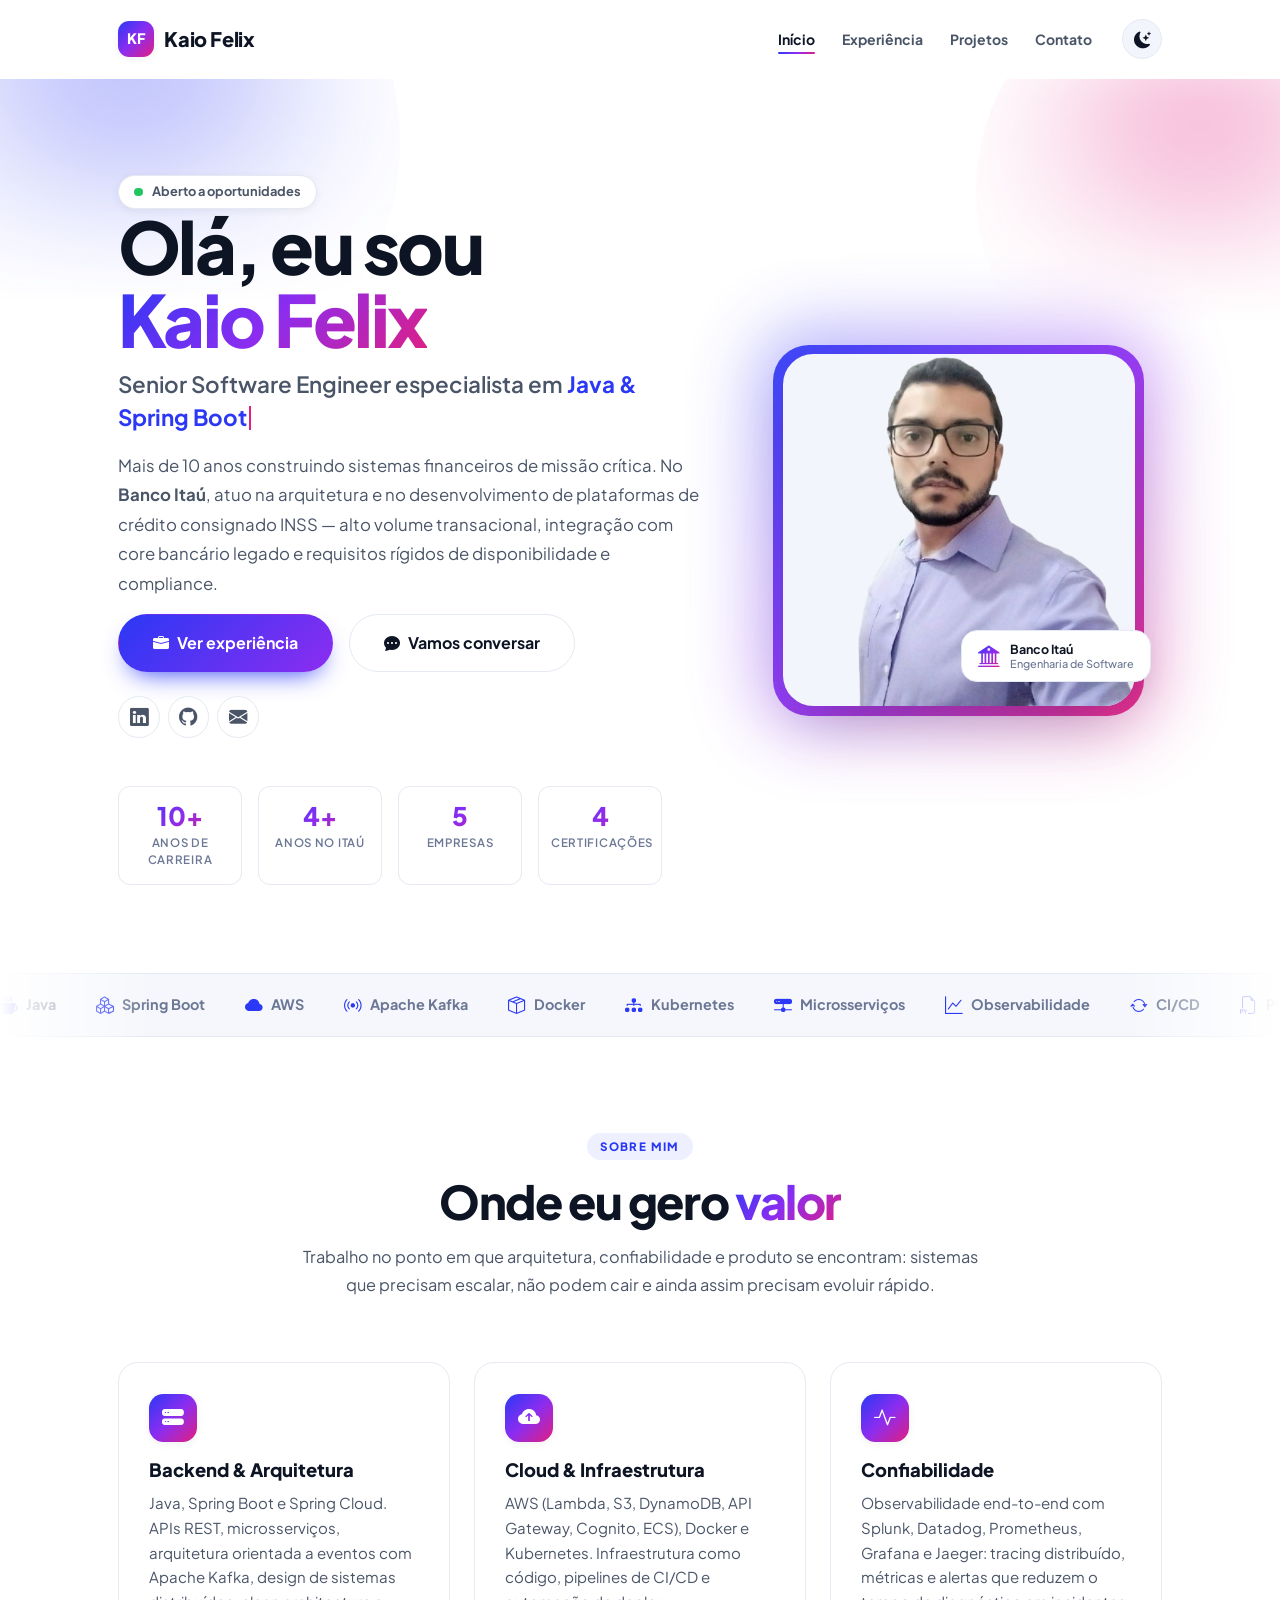
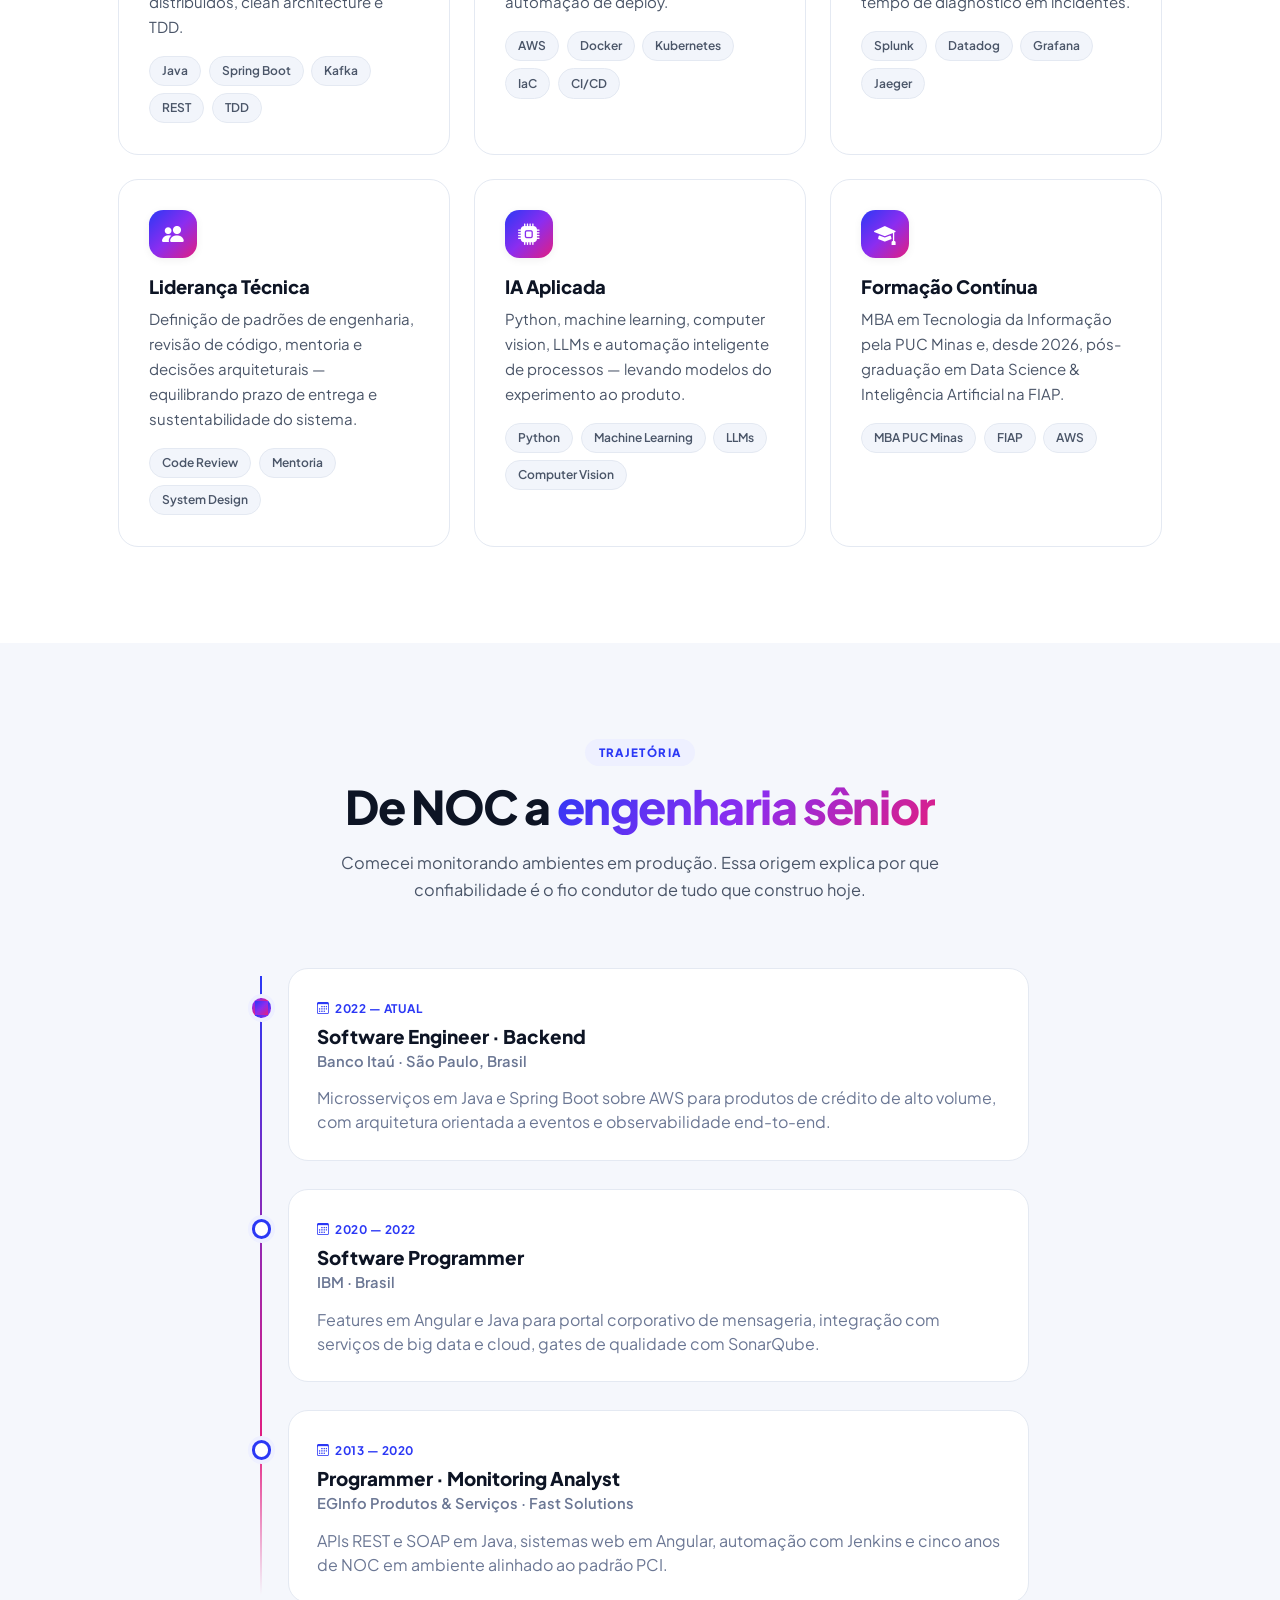
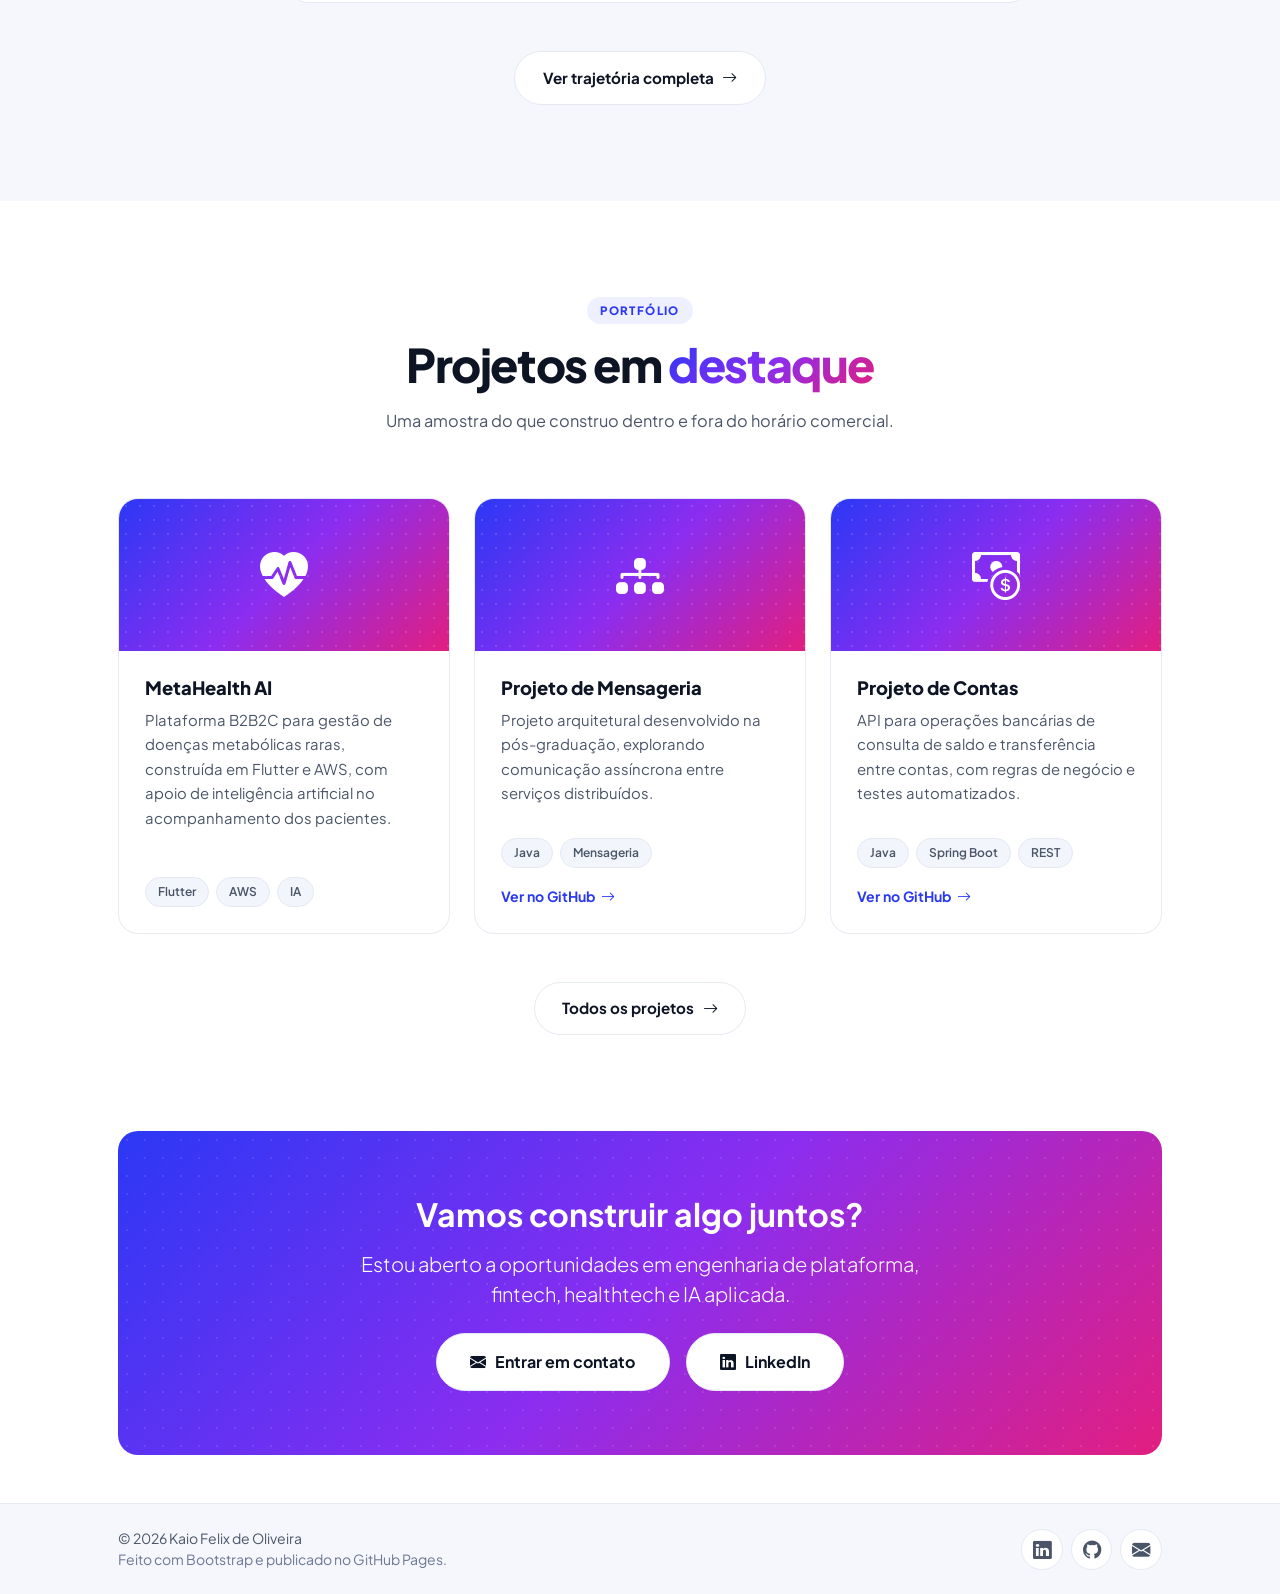
<file: index.html>
<!DOCTYPE html>
<html lang="pt-BR" data-theme="light">

<head>
    <meta charset="utf-8" />
    <meta name="viewport" content="width=device-width, initial-scale=1, shrink-to-fit=no" />
    <title>Kaio Felix — Senior Software Engineer | Java, Spring Boot & AWS</title>
    <meta name="description" content="Engenheiro de software sênior com mais de 10 anos em sistemas financeiros de missão crítica. Java, Spring Boot, AWS, microsserviços, Kafka e arquitetura orientada a eventos." />
    <meta name="author" content="Kaio Felix de Oliveira" />
    <meta name="theme-color" content="#2b38f5" />
    <link rel="canonical" href="https://kaiofelixdeoliveira.github.io/" />
    <!-- Open Graph / redes sociais -->
    <meta property="og:type" content="website" />
    <meta property="og:locale" content="pt_BR" />
    <meta property="og:title" content="Kaio Felix — Senior Software Engineer" />
    <meta property="og:description" content="Java, Spring Boot e AWS. Microsserviços, Kafka e sistemas financeiros de alta escala." />
    <meta property="og:url" content="https://kaiofelixdeoliveira.github.io/" />
    <meta property="og:image" content="https://kaiofelixdeoliveira.github.io/assets/profile.png" />
    <meta name="twitter:card" content="summary_large_image" />
    <!-- Favicon-->
    <link rel="icon" type="image/x-icon" href="assets/favicon.ico" />
    <!-- Fontes-->
    <link rel="preconnect" href="https://fonts.googleapis.com" />
    <link rel="preconnect" href="https://fonts.gstatic.com" crossorigin />
    <link href="https://fonts.googleapis.com/css2?family=JetBrains+Mono:wght@400;600&amp;family=Plus+Jakarta+Sans:wght@200;300;400;500;600;700;800&amp;display=swap" rel="stylesheet" />
    <!-- Bootstrap icons-->
    <link href="https://cdn.jsdelivr.net/npm/bootstrap-icons@1.8.1/font/bootstrap-icons.css" rel="stylesheet" />
    <!-- Tema base (inclui Bootstrap) + camada de personalização-->
    <link href="css/styles.css" rel="stylesheet" />
    <link href="css/custom.css" rel="stylesheet" />
    <!-- Aplica o tema salvo antes da primeira pintura para evitar flash-->
    <script>
        (function () {
            try {
                var saved = localStorage.getItem('kf-theme');
                var prefersDark = window.matchMedia('(prefers-color-scheme: dark)').matches;
                document.documentElement.setAttribute('data-theme', saved || (prefersDark ? 'dark' : 'light'));
            } catch (e) { /* ignora indisponibilidade do storage */ }
        })();
    </script>
    <script type="application/ld+json">
        {
            "@context": "https://schema.org",
            "@type": "Person",
            "name": "Kaio Felix de Oliveira",
            "alternateName": "Kaio Felix",
            "jobTitle": "Senior Software Engineer",
            "url": "https://kaiofelixdeoliveira.github.io/",
            "image": "https://kaiofelixdeoliveira.github.io/assets/profile.png",
            "email": "mailto:kaio.felix.oliveira.mail@gmail.com",
            "worksFor": { "@type": "Organization", "name": "Banco Itaú" },
            "address": { "@type": "PostalAddress", "addressRegion": "SP", "addressCountry": "BR" },
            "sameAs": [
                "https://www.linkedin.com/in/kaio-felix-oliveira",
                "https://github.com/kaiofelixdeoliveira"
            ],
            "knowsAbout": ["Java", "Spring Boot", "AWS", "Apache Kafka", "Microsserviços", "Arquitetura Orientada a Eventos", "Kubernetes", "Observabilidade"]
        }
    </script>
</head>

<body class="d-flex flex-column h-100">
    <a class="kf-skip-link" href="#conteudo">Ir para o conteúdo</a>
    <main class="flex-shrink-0" id="conteudo">
        <!-- Navegação-->
        <nav class="navbar navbar-expand-lg kf-nav py-3">
            <div class="container px-5">
                <a class="navbar-brand kf-brand" href="index.html">
                    <span class="kf-brand-mark">KF</span>
                    <span>Kaio Felix</span>
                </a>
                <div class="d-flex align-items-center gap-2 order-lg-last">
                    <button class="kf-theme-toggle" type="button" data-theme-toggle aria-label="Alternar tema">
                        <i class="bi bi-moon-stars-fill" aria-hidden="true"></i>
                        <i class="bi bi-sun-fill" aria-hidden="true"></i>
                    </button>
                    <button class="navbar-toggler" type="button" data-bs-toggle="collapse" data-bs-target="#navbarSupportedContent" aria-controls="navbarSupportedContent" aria-expanded="false" aria-label="Abrir menu"><span class="navbar-toggler-icon"></span></button>
                </div>
                <div class="collapse navbar-collapse" id="navbarSupportedContent">
                    <ul class="navbar-nav ms-auto me-lg-3 mb-2 mb-lg-0 small fw-bolder">
                        <li class="nav-item"><a class="nav-link" href="index.html">Início</a></li>
                        <li class="nav-item"><a class="nav-link" href="resume.html">Experiência</a></li>
                        <li class="nav-item"><a class="nav-link" href="projects.html">Projetos</a></li>
                        <li class="nav-item"><a class="nav-link" href="contact.html">Contato</a></li>
                    </ul>
                </div>
            </div>
        </nav>

        <!-- Hero-->
        <header class="kf-hero">
            <div class="container px-5">
                <div class="row gx-5 align-items-center">
                    <div class="col-lg-7 text-center text-lg-start">
                        <div class="kf-reveal">
                            <span class="kf-status"><span class="kf-status-dot"></span> Aberto a oportunidades</span>
                        </div>
                        <h1 class="kf-hero-title kf-reveal" data-delay="80">
                            Olá, eu sou <span class="text-gradient d-inline">Kaio Felix</span>
                        </h1>
                        <p class="kf-hero-role kf-reveal" data-delay="140">
                            Senior Software Engineer especialista em
                            <span class="kf-typed" data-typed="Java &amp; Spring Boot|Arquitetura de Microsserviços|Event-Driven com Kafka|AWS &amp; Cloud Native|IA Aplicada"></span><span class="kf-caret" aria-hidden="true"></span>
                        </p>
                        <p class="kf-lead kf-reveal mx-auto mx-lg-0" data-delay="200">
                            Mais de 10 anos construindo sistemas financeiros de missão crítica. No
                            <strong>Banco Itaú</strong>, atuo na arquitetura e no desenvolvimento de plataformas de
                            crédito consignado INSS — alto volume transacional, integração com core bancário legado
                            e requisitos rígidos de disponibilidade e compliance.
                        </p>
                        <div class="d-flex flex-wrap justify-content-center justify-content-lg-start gap-3 mb-4 kf-reveal" data-delay="260">
                            <a class="kf-btn kf-btn-primary kf-btn-lg" href="resume.html">
                                <i class="bi bi-briefcase-fill" aria-hidden="true"></i> Ver experiência
                            </a>
                            <a class="kf-btn kf-btn-ghost kf-btn-lg" href="contact.html">
                                <i class="bi bi-chat-dots-fill" aria-hidden="true"></i> Vamos conversar
                            </a>
                        </div>
                        <div class="d-flex justify-content-center justify-content-lg-start gap-2 mb-5 kf-reveal" data-delay="300">
                            <a class="kf-social" href="https://www.linkedin.com/in/kaio-felix-oliveira" target="_blank" rel="noopener" aria-label="LinkedIn"><i class="bi bi-linkedin"></i></a>
                            <a class="kf-social" href="https://github.com/kaiofelixdeoliveira" target="_blank" rel="noopener" aria-label="GitHub"><i class="bi bi-github"></i></a>
                            <a class="kf-social" href="mailto:kaio.felix.oliveira.mail@gmail.com" aria-label="E-mail"><i class="bi bi-envelope-fill"></i></a>
                        </div>
                        <div class="kf-stats mx-auto mx-lg-0 kf-reveal" data-delay="340">
                            <div class="kf-stat">
                                <div class="kf-stat-value" data-count="10" data-suffix="+">0</div>
                                <div class="kf-stat-label">Anos de carreira</div>
                            </div>
                            <div class="kf-stat">
                                <div class="kf-stat-value" data-count="4" data-suffix="+">0</div>
                                <div class="kf-stat-label">Anos no Itaú</div>
                            </div>
                            <div class="kf-stat">
                                <div class="kf-stat-value" data-count="5" data-suffix="">0</div>
                                <div class="kf-stat-label">Empresas</div>
                            </div>
                            <div class="kf-stat">
                                <div class="kf-stat-value" data-count="4" data-suffix="">0</div>
                                <div class="kf-stat-label">Certificações</div>
                            </div>
                        </div>
                    </div>
                    <div class="col-lg-5 mt-5 mt-lg-0">
                        <div class="kf-photo kf-reveal" data-delay="180">
                            <div class="kf-photo-ring" aria-hidden="true"></div>
                            <div class="kf-photo-inner">
                                <img src="assets/profile.png" width="560" height="560" alt="Foto de Kaio Felix de Oliveira" />
                            </div>
                            <div class="kf-photo-badge">
                                <i class="bi bi-bank2" aria-hidden="true"></i>
                                <div>
                                    Banco Itaú
                                    <small>Engenharia de Software</small>
                                </div>
                            </div>
                        </div>
                    </div>
                </div>
            </div>
        </header>

        <!-- Stack-->
        <div class="kf-marquee" aria-label="Principais tecnologias">
            <div class="kf-marquee-track">
                <span class="kf-marquee-item"><i class="bi bi-cup-hot-fill"></i> Java</span>
                <span class="kf-marquee-item"><i class="bi bi-boxes"></i> Spring Boot</span>
                <span class="kf-marquee-item"><i class="bi bi-cloud-fill"></i> AWS</span>
                <span class="kf-marquee-item"><i class="bi bi-broadcast"></i> Apache Kafka</span>
                <span class="kf-marquee-item"><i class="bi bi-box-seam"></i> Docker</span>
                <span class="kf-marquee-item"><i class="bi bi-diagram-3-fill"></i> Kubernetes</span>
                <span class="kf-marquee-item"><i class="bi bi-hdd-network-fill"></i> Microsserviços</span>
                <span class="kf-marquee-item"><i class="bi bi-graph-up"></i> Observabilidade</span>
                <span class="kf-marquee-item"><i class="bi bi-arrow-repeat"></i> CI/CD</span>
                <span class="kf-marquee-item"><i class="bi bi-filetype-py"></i> Python</span>
                <span class="kf-marquee-item"><i class="bi bi-phone-fill"></i> Flutter</span>
                <span class="kf-marquee-item"><i class="bi bi-code-slash"></i> Angular</span>
                <!-- Duplicado para o loop contínuo-->
                <span class="kf-marquee-item" aria-hidden="true"><i class="bi bi-cup-hot-fill"></i> Java</span>
                <span class="kf-marquee-item" aria-hidden="true"><i class="bi bi-boxes"></i> Spring Boot</span>
                <span class="kf-marquee-item" aria-hidden="true"><i class="bi bi-cloud-fill"></i> AWS</span>
                <span class="kf-marquee-item" aria-hidden="true"><i class="bi bi-broadcast"></i> Apache Kafka</span>
                <span class="kf-marquee-item" aria-hidden="true"><i class="bi bi-box-seam"></i> Docker</span>
                <span class="kf-marquee-item" aria-hidden="true"><i class="bi bi-diagram-3-fill"></i> Kubernetes</span>
                <span class="kf-marquee-item" aria-hidden="true"><i class="bi bi-hdd-network-fill"></i> Microsserviços</span>
                <span class="kf-marquee-item" aria-hidden="true"><i class="bi bi-graph-up"></i> Observabilidade</span>
                <span class="kf-marquee-item" aria-hidden="true"><i class="bi bi-arrow-repeat"></i> CI/CD</span>
                <span class="kf-marquee-item" aria-hidden="true"><i class="bi bi-filetype-py"></i> Python</span>
                <span class="kf-marquee-item" aria-hidden="true"><i class="bi bi-phone-fill"></i> Flutter</span>
                <span class="kf-marquee-item" aria-hidden="true"><i class="bi bi-code-slash"></i> Angular</span>
            </div>
        </div>

        <!-- Sobre / áreas de atuação-->
        <section class="kf-section">
            <div class="container px-5">
                <div class="row justify-content-center text-center mb-5">
                    <div class="col-lg-8 kf-reveal">
                        <span class="kf-eyebrow">Sobre mim</span>
                        <h2 class="kf-title">Onde eu gero <span class="text-gradient d-inline">valor</span></h2>
                        <p class="kf-subtitle mx-auto">
                            Trabalho no ponto em que arquitetura, confiabilidade e produto se encontram: sistemas que
                            precisam escalar, não podem cair e ainda assim precisam evoluir rápido.
                        </p>
                    </div>
                </div>
                <div class="row g-4">
                    <div class="col-md-6 col-lg-4">
                        <article class="kf-card kf-reveal">
                            <div class="kf-card-icon"><i class="bi bi-hdd-stack-fill"></i></div>
                            <h3>Backend &amp; Arquitetura</h3>
                            <p class="mb-3">
                                Java, Spring Boot e Spring Cloud. APIs REST, microsserviços, arquitetura orientada a
                                eventos com Apache Kafka, design de sistemas distribuídos, clean architecture e TDD.
                            </p>
                            <div class="kf-pills">
                                <span class="kf-pill">Java</span>
                                <span class="kf-pill">Spring Boot</span>
                                <span class="kf-pill">Kafka</span>
                                <span class="kf-pill">REST</span>
                                <span class="kf-pill">TDD</span>
                            </div>
                        </article>
                    </div>
                    <div class="col-md-6 col-lg-4">
                        <article class="kf-card kf-reveal" data-delay="80">
                            <div class="kf-card-icon"><i class="bi bi-cloud-arrow-up-fill"></i></div>
                            <h3>Cloud &amp; Infraestrutura</h3>
                            <p class="mb-3">
                                AWS (Lambda, S3, DynamoDB, API Gateway, Cognito, ECS), Docker e Kubernetes.
                                Infraestrutura como código, pipelines de CI/CD e automação de deploy.
                            </p>
                            <div class="kf-pills">
                                <span class="kf-pill">AWS</span>
                                <span class="kf-pill">Docker</span>
                                <span class="kf-pill">Kubernetes</span>
                                <span class="kf-pill">IaC</span>
                                <span class="kf-pill">CI/CD</span>
                            </div>
                        </article>
                    </div>
                    <div class="col-md-6 col-lg-4">
                        <article class="kf-card kf-reveal" data-delay="160">
                            <div class="kf-card-icon"><i class="bi bi-activity"></i></div>
                            <h3>Confiabilidade</h3>
                            <p class="mb-3">
                                Observabilidade end-to-end com Splunk, Datadog, Prometheus, Grafana e Jaeger:
                                tracing distribuído, métricas e alertas que reduzem o tempo de diagnóstico em incidentes.
                            </p>
                            <div class="kf-pills">
                                <span class="kf-pill">Splunk</span>
                                <span class="kf-pill">Datadog</span>
                                <span class="kf-pill">Grafana</span>
                                <span class="kf-pill">Jaeger</span>
                            </div>
                        </article>
                    </div>
                    <div class="col-md-6 col-lg-4">
                        <article class="kf-card kf-reveal">
                            <div class="kf-card-icon"><i class="bi bi-people-fill"></i></div>
                            <h3>Liderança Técnica</h3>
                            <p class="mb-3">
                                Definição de padrões de engenharia, revisão de código, mentoria e decisões
                                arquiteturais — equilibrando prazo de entrega e sustentabilidade do sistema.
                            </p>
                            <div class="kf-pills">
                                <span class="kf-pill">Code Review</span>
                                <span class="kf-pill">Mentoria</span>
                                <span class="kf-pill">System Design</span>
                            </div>
                        </article>
                    </div>
                    <div class="col-md-6 col-lg-4">
                        <article class="kf-card kf-reveal" data-delay="80">
                            <div class="kf-card-icon"><i class="bi bi-cpu-fill"></i></div>
                            <h3>IA Aplicada</h3>
                            <p class="mb-3">
                                Python, machine learning, computer vision, LLMs e automação inteligente de processos —
                                levando modelos do experimento ao produto.
                            </p>
                            <div class="kf-pills">
                                <span class="kf-pill">Python</span>
                                <span class="kf-pill">Machine Learning</span>
                                <span class="kf-pill">LLMs</span>
                                <span class="kf-pill">Computer Vision</span>
                            </div>
                        </article>
                    </div>
                    <div class="col-md-6 col-lg-4">
                        <article class="kf-card kf-reveal" data-delay="160">
                            <div class="kf-card-icon"><i class="bi bi-mortarboard-fill"></i></div>
                            <h3>Formação Contínua</h3>
                            <p class="mb-3">
                                MBA em Tecnologia da Informação pela PUC Minas e, desde 2026, pós-graduação em
                                Data Science &amp; Inteligência Artificial na FIAP.
                            </p>
                            <div class="kf-pills">
                                <span class="kf-pill">MBA PUC Minas</span>
                                <span class="kf-pill">FIAP</span>
                                <span class="kf-pill">AWS</span>
                            </div>
                        </article>
                    </div>
                </div>
            </div>
        </section>

        <!-- Trajetória resumida-->
        <section class="kf-section kf-section-alt">
            <div class="container px-5">
                <div class="row justify-content-center text-center mb-5">
                    <div class="col-lg-8 kf-reveal">
                        <span class="kf-eyebrow">Trajetória</span>
                        <h2 class="kf-title">De NOC a <span class="text-gradient d-inline">engenharia sênior</span></h2>
                        <p class="kf-subtitle mx-auto">
                            Comecei monitorando ambientes em produção. Essa origem explica por que confiabilidade
                            é o fio condutor de tudo que construo hoje.
                        </p>
                    </div>
                </div>
                <div class="row justify-content-center">
                    <div class="col-lg-10 col-xl-9">
                        <div class="kf-timeline">
                            <div class="kf-tl-item is-current kf-reveal">
                                <span class="kf-tl-dot"></span>
                                <div class="kf-tl-card">
                                    <span class="kf-tl-period"><i class="bi bi-calendar3"></i> 2022 — Atual</span>
                                    <h3 class="kf-tl-role">Software Engineer · Backend</h3>
                                    <p class="kf-tl-company">Banco Itaú · São Paulo, Brasil</p>
                                    <p class="mb-0 text-muted">
                                        Microsserviços em Java e Spring Boot sobre AWS para produtos de crédito de alto
                                        volume, com arquitetura orientada a eventos e observabilidade end-to-end.
                                    </p>
                                </div>
                            </div>
                            <div class="kf-tl-item kf-reveal" data-delay="80">
                                <span class="kf-tl-dot"></span>
                                <div class="kf-tl-card">
                                    <span class="kf-tl-period"><i class="bi bi-calendar3"></i> 2020 — 2022</span>
                                    <h3 class="kf-tl-role">Software Programmer</h3>
                                    <p class="kf-tl-company">IBM · Brasil</p>
                                    <p class="mb-0 text-muted">
                                        Features em Angular e Java para portal corporativo de mensageria, integração com
                                        serviços de big data e cloud, gates de qualidade com SonarQube.
                                    </p>
                                </div>
                            </div>
                            <div class="kf-tl-item kf-reveal" data-delay="160">
                                <span class="kf-tl-dot"></span>
                                <div class="kf-tl-card">
                                    <span class="kf-tl-period"><i class="bi bi-calendar3"></i> 2013 — 2020</span>
                                    <h3 class="kf-tl-role">Programmer · Monitoring Analyst</h3>
                                    <p class="kf-tl-company">EGInfo Produtos &amp; Serviços · Fast Solutions</p>
                                    <p class="mb-0 text-muted">
                                        APIs REST e SOAP em Java, sistemas web em Angular, automação com Jenkins e
                                        cinco anos de NOC em ambiente alinhado ao padrão PCI.
                                    </p>
                                </div>
                            </div>
                        </div>
                        <div class="text-center mt-5 kf-reveal">
                            <a class="kf-btn kf-btn-ghost" href="resume.html">
                                Ver trajetória completa <i class="bi bi-arrow-right"></i>
                            </a>
                        </div>
                    </div>
                </div>
            </div>
        </section>

        <!-- Projetos em destaque-->
        <section class="kf-section">
            <div class="container px-5">
                <div class="row justify-content-center text-center mb-5">
                    <div class="col-lg-8 kf-reveal">
                        <span class="kf-eyebrow">Portfólio</span>
                        <h2 class="kf-title">Projetos em <span class="text-gradient d-inline">destaque</span></h2>
                        <p class="kf-subtitle mx-auto">Uma amostra do que construo dentro e fora do horário comercial.</p>
                    </div>
                </div>
                <div class="row g-4">
                    <div class="col-md-6 col-lg-4">
                        <article class="kf-project kf-reveal">
                            <div class="kf-project-cover"><i class="bi bi-heart-pulse-fill"></i></div>
                            <div class="kf-project-body">
                                <h3>MetaHealth AI</h3>
                                <p>
                                    Plataforma B2B2C para gestão de doenças metabólicas raras, construída em Flutter
                                    e AWS, com apoio de inteligência artificial no acompanhamento dos pacientes.
                                </p>
                                <div class="kf-pills mt-3">
                                    <span class="kf-pill">Flutter</span>
                                    <span class="kf-pill">AWS</span>
                                    <span class="kf-pill">IA</span>
                                </div>
                            </div>
                        </article>
                    </div>
                    <div class="col-md-6 col-lg-4">
                        <article class="kf-project kf-reveal" data-delay="80">
                            <div class="kf-project-cover"><i class="bi bi-diagram-3-fill"></i></div>
                            <div class="kf-project-body">
                                <h3>Projeto de Mensageria</h3>
                                <p>
                                    Projeto arquitetural desenvolvido na pós-graduação, explorando comunicação
                                    assíncrona entre serviços distribuídos.
                                </p>
                                <div class="kf-pills mt-3">
                                    <span class="kf-pill">Java</span>
                                    <span class="kf-pill">Mensageria</span>
                                </div>
                                <a class="kf-project-link" href="https://github.com/kaiofelixdeoliveira/projeto-pos-graduacao" target="_blank" rel="noopener">
                                    Ver no GitHub <i class="bi bi-arrow-right"></i>
                                </a>
                            </div>
                        </article>
                    </div>
                    <div class="col-md-6 col-lg-4">
                        <article class="kf-project kf-reveal" data-delay="160">
                            <div class="kf-project-cover"><i class="bi bi-cash-coin"></i></div>
                            <div class="kf-project-body">
                                <h3>Projeto de Contas</h3>
                                <p>
                                    API para operações bancárias de consulta de saldo e transferência entre contas,
                                    com regras de negócio e testes automatizados.
                                </p>
                                <div class="kf-pills mt-3">
                                    <span class="kf-pill">Java</span>
                                    <span class="kf-pill">Spring Boot</span>
                                    <span class="kf-pill">REST</span>
                                </div>
                                <a class="kf-project-link" href="https://github.com/kaiofelixdeoliveira/projeto-contas" target="_blank" rel="noopener">
                                    Ver no GitHub <i class="bi bi-arrow-right"></i>
                                </a>
                            </div>
                        </article>
                    </div>
                </div>
                <div class="text-center mt-5 kf-reveal">
                    <a class="kf-btn kf-btn-ghost" href="projects.html">Todos os projetos <i class="bi bi-arrow-right"></i></a>
                </div>
            </div>
        </section>

        <!-- CTA-->
        <section class="pb-5">
            <div class="container px-5">
                <div class="kf-cta kf-reveal">
                    <h2 class="fw-bolder mb-3">Vamos construir algo juntos?</h2>
                    <p class="lead mb-4 mx-auto" style="max-width: 36rem">
                        Estou aberto a oportunidades em engenharia de plataforma, fintech, healthtech e IA aplicada.
                    </p>
                    <div class="d-flex flex-wrap justify-content-center gap-3">
                        <a class="kf-btn kf-btn-ghost kf-btn-lg" href="contact.html"><i class="bi bi-envelope-fill"></i> Entrar em contato</a>
                        <a class="kf-btn kf-btn-ghost kf-btn-lg" href="https://www.linkedin.com/in/kaio-felix-oliveira" target="_blank" rel="noopener"><i class="bi bi-linkedin"></i> LinkedIn</a>
                    </div>
                </div>
            </div>
        </section>
    </main>

    <!-- Rodapé-->
    <footer class="kf-footer py-4 mt-auto">
        <div class="container px-5">
            <div class="row align-items-center justify-content-between gy-3 flex-column flex-sm-row">
                <div class="col-auto text-center text-sm-start">
                    <div class="small m-0">&copy; <span data-current-year>2026</span> Kaio Felix de Oliveira</div>
                    <div class="small text-muted">Feito com Bootstrap e publicado no GitHub Pages.</div>
                </div>
                <div class="col-auto">
                    <div class="d-flex gap-2">
                        <a class="kf-social" href="https://www.linkedin.com/in/kaio-felix-oliveira" target="_blank" rel="noopener" aria-label="LinkedIn"><i class="bi bi-linkedin"></i></a>
                        <a class="kf-social" href="https://github.com/kaiofelixdeoliveira" target="_blank" rel="noopener" aria-label="GitHub"><i class="bi bi-github"></i></a>
                        <a class="kf-social" href="mailto:kaio.felix.oliveira.mail@gmail.com" aria-label="E-mail"><i class="bi bi-envelope-fill"></i></a>
                    </div>
                </div>
            </div>
        </div>
    </footer>

    <button class="kf-top" type="button" aria-label="Voltar ao topo"><i class="bi bi-arrow-up"></i></button>

    <script src="https://cdn.jsdelivr.net/npm/bootstrap@5.2.3/dist/js/bootstrap.bundle.min.js"></script>
    <script src="js/scripts.js"></script>
</body>

</html>
</file>
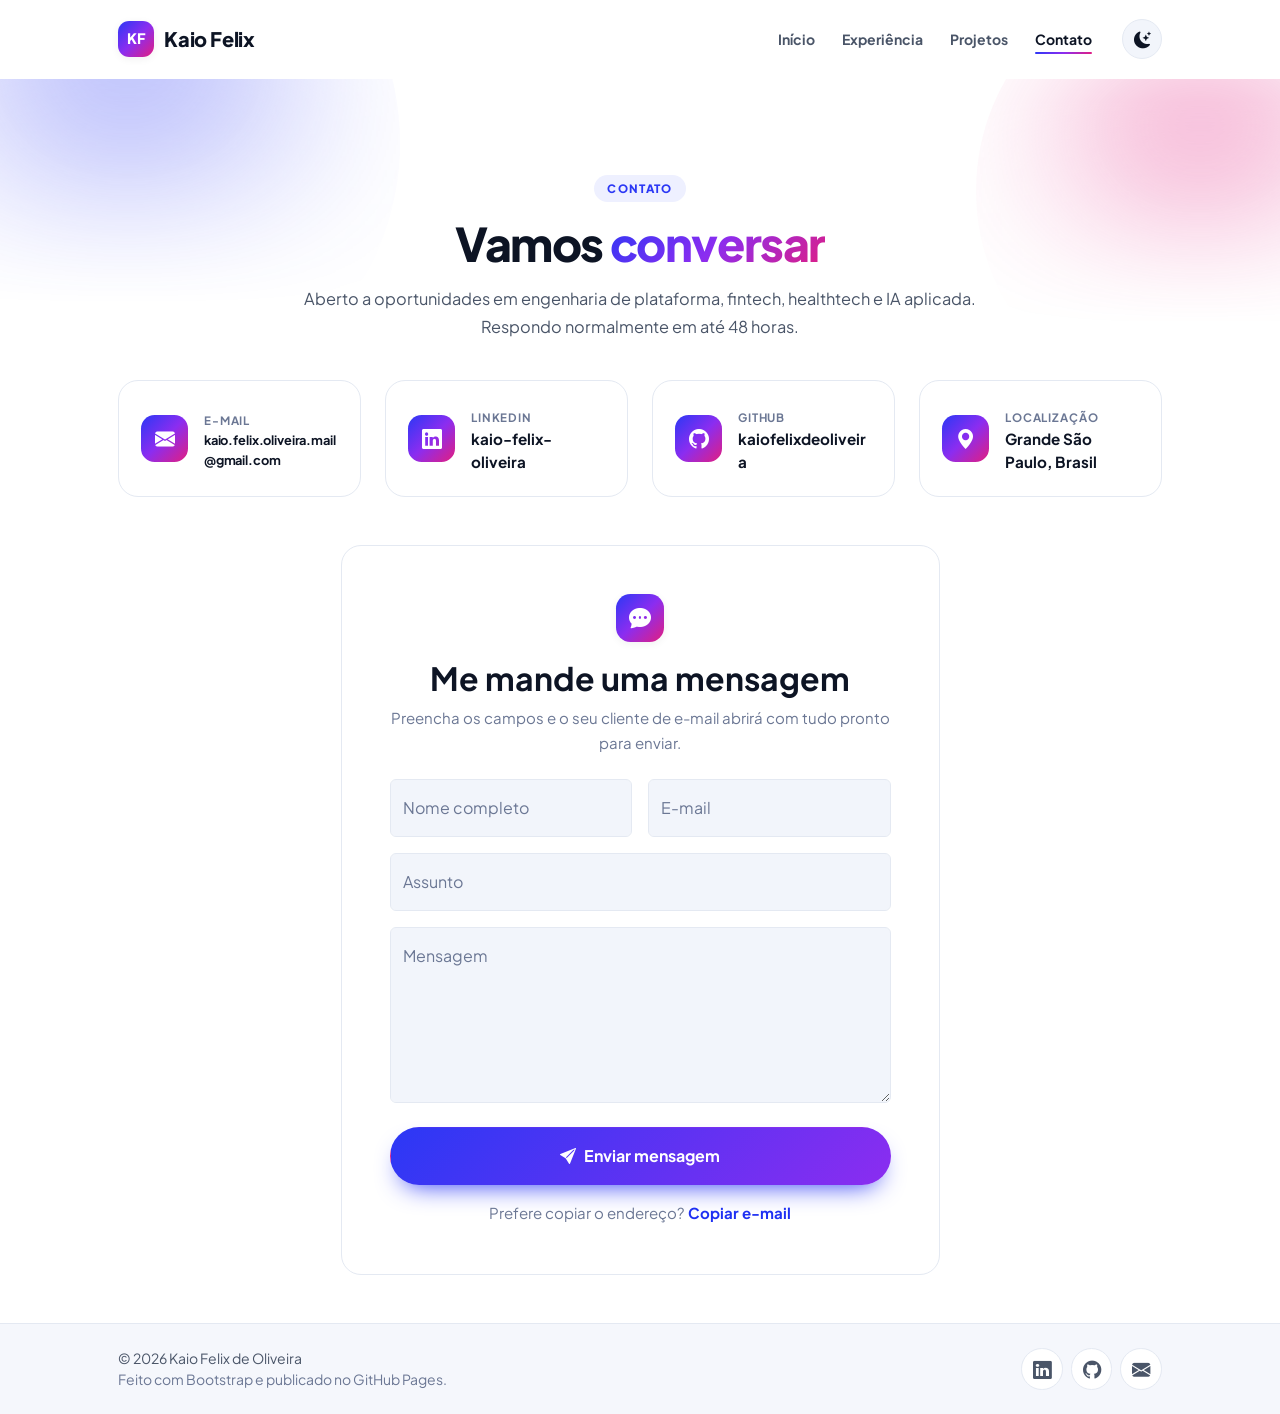
<file: contact.html>
<!DOCTYPE html>
<html lang="pt-BR" data-theme="light">

<head>
    <meta charset="utf-8" />
    <meta name="viewport" content="width=device-width, initial-scale=1, shrink-to-fit=no" />
    <title>Contato — Kaio Felix | Senior Software Engineer</title>
    <meta name="description" content="Fale com Kaio Felix, engenheiro de software sênior em Java, Spring Boot e AWS. E-mail, LinkedIn e GitHub." />
    <meta name="author" content="Kaio Felix de Oliveira" />
    <meta name="theme-color" content="#2b38f5" />
    <link rel="canonical" href="https://kaiofelixdeoliveira.github.io/contact.html" />
    <meta property="og:type" content="website" />
    <meta property="og:locale" content="pt_BR" />
    <meta property="og:title" content="Contato — Kaio Felix" />
    <meta property="og:description" content="Aberto a oportunidades em engenharia de plataforma, fintech, healthtech e IA aplicada." />
    <meta property="og:url" content="https://kaiofelixdeoliveira.github.io/contact.html" />
    <meta property="og:image" content="https://kaiofelixdeoliveira.github.io/assets/profile.png" />
    <link rel="icon" type="image/x-icon" href="assets/favicon.ico" />
    <link rel="preconnect" href="https://fonts.googleapis.com" />
    <link rel="preconnect" href="https://fonts.gstatic.com" crossorigin />
    <link href="https://fonts.googleapis.com/css2?family=JetBrains+Mono:wght@400;600&amp;family=Plus+Jakarta+Sans:wght@200;300;400;500;600;700;800&amp;display=swap" rel="stylesheet" />
    <link href="https://cdn.jsdelivr.net/npm/bootstrap-icons@1.8.1/font/bootstrap-icons.css" rel="stylesheet" />
    <link href="css/styles.css" rel="stylesheet" />
    <link href="css/custom.css" rel="stylesheet" />
    <script>
        (function () {
            try {
                var saved = localStorage.getItem('kf-theme');
                var prefersDark = window.matchMedia('(prefers-color-scheme: dark)').matches;
                document.documentElement.setAttribute('data-theme', saved || (prefersDark ? 'dark' : 'light'));
            } catch (e) { /* ignora indisponibilidade do storage */ }
        })();
    </script>
</head>

<body class="d-flex flex-column h-100">
    <a class="kf-skip-link" href="#conteudo">Ir para o conteúdo</a>
    <main class="flex-shrink-0" id="conteudo">
        <!-- Navegação-->
        <nav class="navbar navbar-expand-lg kf-nav py-3">
            <div class="container px-5">
                <a class="navbar-brand kf-brand" href="index.html">
                    <span class="kf-brand-mark">KF</span>
                    <span>Kaio Felix</span>
                </a>
                <div class="d-flex align-items-center gap-2 order-lg-last">
                    <button class="kf-theme-toggle" type="button" data-theme-toggle aria-label="Alternar tema">
                        <i class="bi bi-moon-stars-fill" aria-hidden="true"></i>
                        <i class="bi bi-sun-fill" aria-hidden="true"></i>
                    </button>
                    <button class="navbar-toggler" type="button" data-bs-toggle="collapse" data-bs-target="#navbarSupportedContent" aria-controls="navbarSupportedContent" aria-expanded="false" aria-label="Abrir menu"><span class="navbar-toggler-icon"></span></button>
                </div>
                <div class="collapse navbar-collapse" id="navbarSupportedContent">
                    <ul class="navbar-nav ms-auto me-lg-3 mb-2 mb-lg-0 small fw-bolder">
                        <li class="nav-item"><a class="nav-link" href="index.html">Início</a></li>
                        <li class="nav-item"><a class="nav-link" href="resume.html">Experiência</a></li>
                        <li class="nav-item"><a class="nav-link" href="projects.html">Projetos</a></li>
                        <li class="nav-item"><a class="nav-link" href="contact.html">Contato</a></li>
                    </ul>
                </div>
            </div>
        </nav>

        <!-- Cabeçalho-->
        <section class="kf-hero pb-4">
            <div class="container px-5">
                <div class="row justify-content-center text-center">
                    <div class="col-lg-8 kf-reveal">
                        <span class="kf-eyebrow">Contato</span>
                        <h1 class="kf-title">Vamos <span class="text-gradient d-inline">conversar</span></h1>
                        <p class="kf-subtitle mx-auto">
                            Aberto a oportunidades em engenharia de plataforma, fintech, healthtech e IA aplicada.
                            Respondo normalmente em até 48 horas.
                        </p>
                    </div>
                </div>
            </div>
        </section>

        <!-- Canais de contato-->
        <section class="pb-5">
            <div class="container px-5">
                <div class="row g-4 justify-content-center">
                    <div class="col-md-6 col-lg-3">
                        <a class="kf-contact-card kf-reveal" href="mailto:kaio.felix.oliveira.mail@gmail.com">
                            <span class="kf-contact-icon"><i class="bi bi-envelope-fill"></i></span>
                            <span>
                                <span class="kf-contact-label">E-mail</span>
                                <span class="kf-contact-value kf-contact-value--sm d-block">kaio.felix.oliveira.mail@gmail.com</span>
                            </span>
                        </a>
                    </div>
                    <div class="col-md-6 col-lg-3">
                        <a class="kf-contact-card kf-reveal" data-delay="60" href="https://www.linkedin.com/in/kaio-felix-oliveira" target="_blank" rel="noopener">
                            <span class="kf-contact-icon"><i class="bi bi-linkedin"></i></span>
                            <span>
                                <span class="kf-contact-label">LinkedIn</span>
                                <span class="kf-contact-value d-block">kaio-felix-oliveira</span>
                            </span>
                        </a>
                    </div>
                    <div class="col-md-6 col-lg-3">
                        <a class="kf-contact-card kf-reveal" data-delay="120" href="https://github.com/kaiofelixdeoliveira" target="_blank" rel="noopener">
                            <span class="kf-contact-icon"><i class="bi bi-github"></i></span>
                            <span>
                                <span class="kf-contact-label">GitHub</span>
                                <span class="kf-contact-value d-block">kaiofelixdeoliveira</span>
                            </span>
                        </a>
                    </div>
                    <div class="col-md-6 col-lg-3">
                        <div class="kf-contact-card kf-reveal" data-delay="180">
                            <span class="kf-contact-icon"><i class="bi bi-geo-alt-fill"></i></span>
                            <span>
                                <span class="kf-contact-label">Localização</span>
                                <span class="kf-contact-value d-block">Grande São Paulo, Brasil</span>
                            </span>
                        </div>
                    </div>
                </div>
            </div>
        </section>

        <!-- Formulário-->
        <section class="pb-5">
            <div class="container px-5">
                <div class="row justify-content-center">
                    <div class="col-lg-9 col-xl-7">
                        <div class="kf-card kf-reveal" style="padding: clamp(1.75rem, 5vw, 3rem)">
                            <div class="text-center mb-4">
                                <div class="kf-card-icon mx-auto"><i class="bi bi-chat-dots-fill"></i></div>
                                <h2 class="fw-bolder mb-2">Me mande uma mensagem</h2>
                                <p class="text-muted mb-0">
                                    Preencha os campos e o seu cliente de e-mail abrirá com tudo pronto para enviar.
                                </p>
                            </div>
                            <form id="contactForm" novalidate data-mailto="kaio.felix.oliveira.mail@gmail.com">
                                <div class="row g-3">
                                    <div class="col-md-6">
                                        <div class="form-floating">
                                            <input class="form-control" id="name" type="text" placeholder="Seu nome" required />
                                            <label for="name">Nome completo</label>
                                            <div class="invalid-feedback">Informe o seu nome.</div>
                                        </div>
                                    </div>
                                    <div class="col-md-6">
                                        <div class="form-floating">
                                            <input class="form-control" id="email" type="email" placeholder="nome@exemplo.com" required />
                                            <label for="email">E-mail</label>
                                            <div class="invalid-feedback">Informe um e-mail válido.</div>
                                        </div>
                                    </div>
                                    <div class="col-12">
                                        <div class="form-floating">
                                            <input class="form-control" id="subject" type="text" placeholder="Assunto" required />
                                            <label for="subject">Assunto</label>
                                            <div class="invalid-feedback">Informe o assunto.</div>
                                        </div>
                                    </div>
                                    <div class="col-12">
                                        <div class="form-floating">
                                            <textarea class="form-control" id="message" placeholder="Escreva sua mensagem" style="height: 11rem" required></textarea>
                                            <label for="message">Mensagem</label>
                                            <div class="invalid-feedback">Escreva a sua mensagem.</div>
                                        </div>
                                    </div>
                                </div>
                                <div class="alert alert-success d-none mt-4 mb-0" id="formFeedback" role="status">
                                    <i class="bi bi-check-circle-fill me-2"></i>
                                    Abrimos o seu cliente de e-mail com a mensagem pronta. Se nada acontecer, escreva
                                    direto para <strong>kaio.felix.oliveira.mail@gmail.com</strong>.
                                </div>
                                <div class="d-grid mt-4">
                                    <button class="kf-btn kf-btn-primary kf-btn-lg" type="submit">
                                        <i class="bi bi-send-fill"></i> Enviar mensagem
                                    </button>
                                </div>
                                <p class="text-center text-muted small mt-3 mb-0">
                                    Prefere copiar o endereço?
                                    <a href="#" data-copy="kaio.felix.oliveira.mail@gmail.com" class="fw-bold text-decoration-none">
                                        <span data-copy-label>Copiar e-mail</span>
                                    </a>
                                </p>
                            </form>
                        </div>
                    </div>
                </div>
            </div>
        </section>
    </main>

    <!-- Rodapé-->
    <footer class="kf-footer py-4 mt-auto">
        <div class="container px-5">
            <div class="row align-items-center justify-content-between gy-3 flex-column flex-sm-row">
                <div class="col-auto text-center text-sm-start">
                    <div class="small m-0">&copy; <span data-current-year>2026</span> Kaio Felix de Oliveira</div>
                    <div class="small text-muted">Feito com Bootstrap e publicado no GitHub Pages.</div>
                </div>
                <div class="col-auto">
                    <div class="d-flex gap-2">
                        <a class="kf-social" href="https://www.linkedin.com/in/kaio-felix-oliveira" target="_blank" rel="noopener" aria-label="LinkedIn"><i class="bi bi-linkedin"></i></a>
                        <a class="kf-social" href="https://github.com/kaiofelixdeoliveira" target="_blank" rel="noopener" aria-label="GitHub"><i class="bi bi-github"></i></a>
                        <a class="kf-social" href="mailto:kaio.felix.oliveira.mail@gmail.com" aria-label="E-mail"><i class="bi bi-envelope-fill"></i></a>
                    </div>
                </div>
            </div>
        </div>
    </footer>

    <button class="kf-top" type="button" aria-label="Voltar ao topo"><i class="bi bi-arrow-up"></i></button>

    <script src="https://cdn.jsdelivr.net/npm/bootstrap@5.2.3/dist/js/bootstrap.bundle.min.js"></script>
    <script src="js/scripts.js"></script>
</body>

</html>
</file>
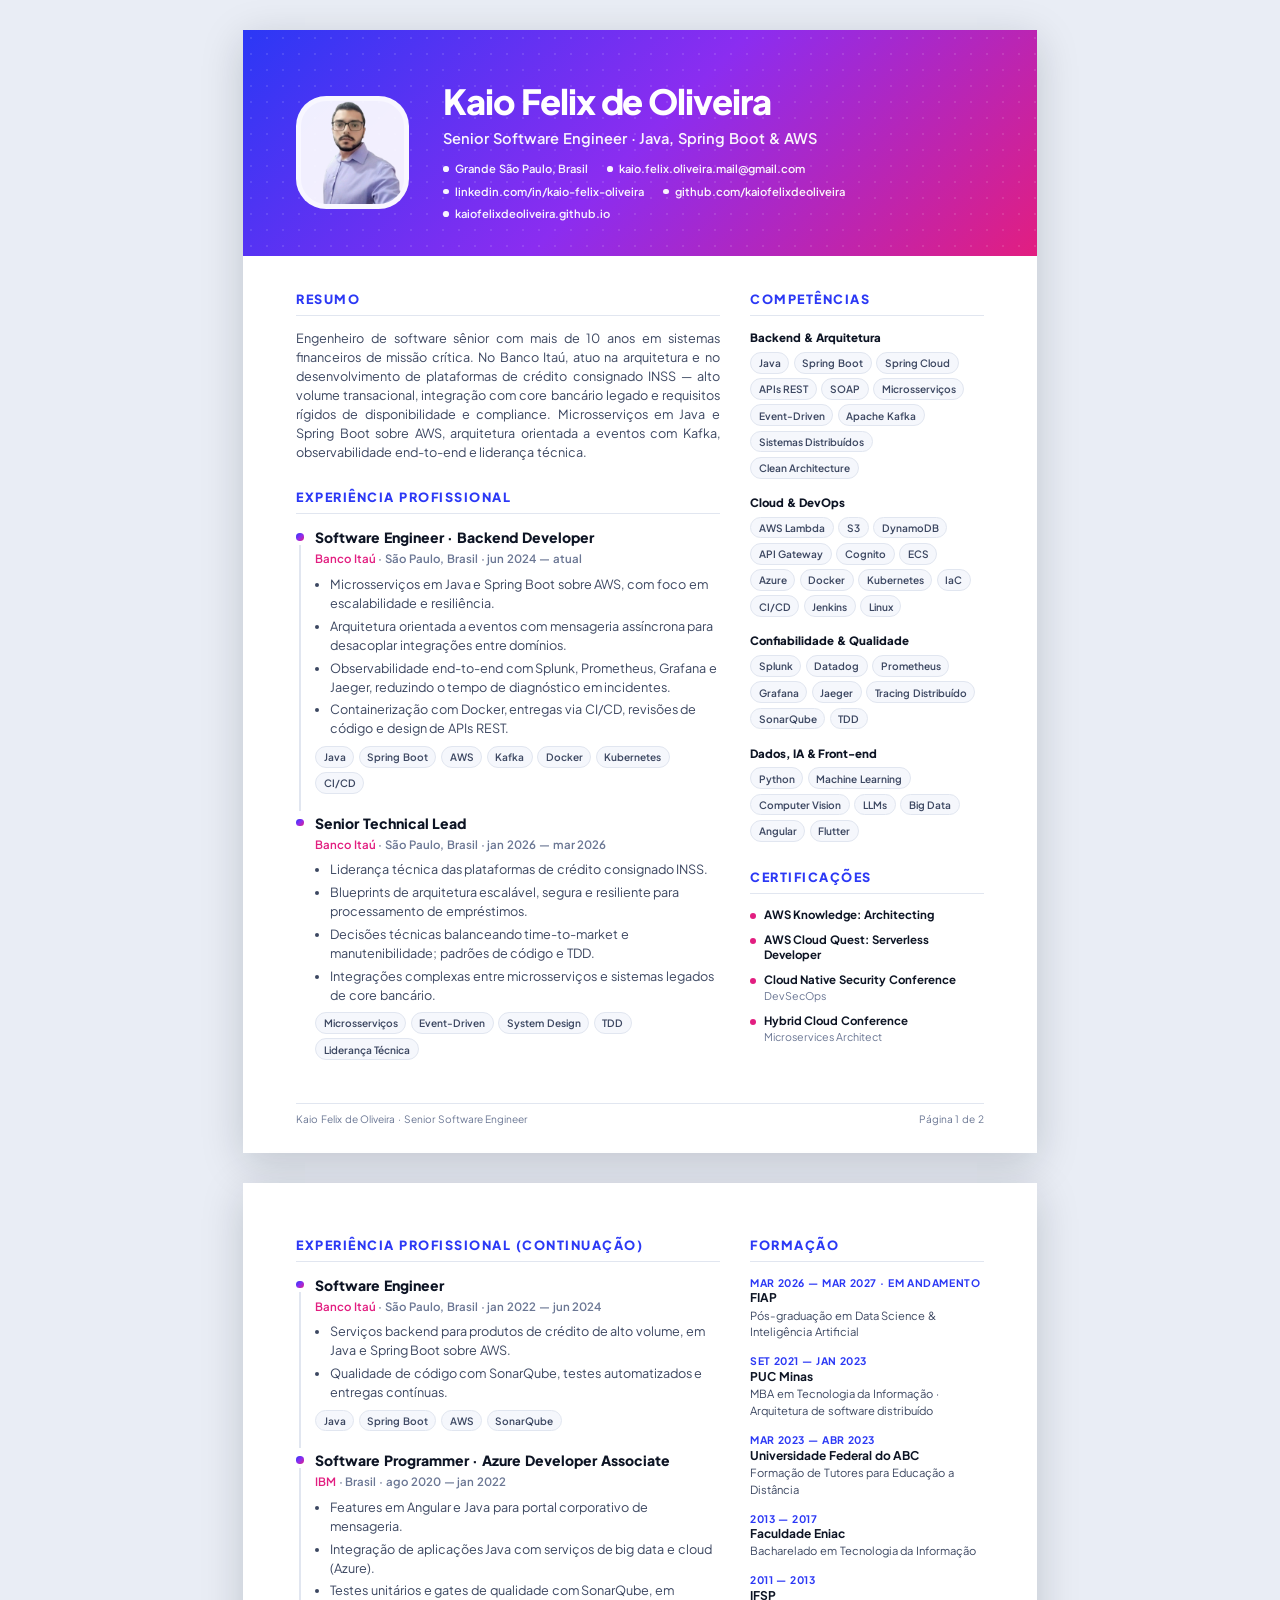
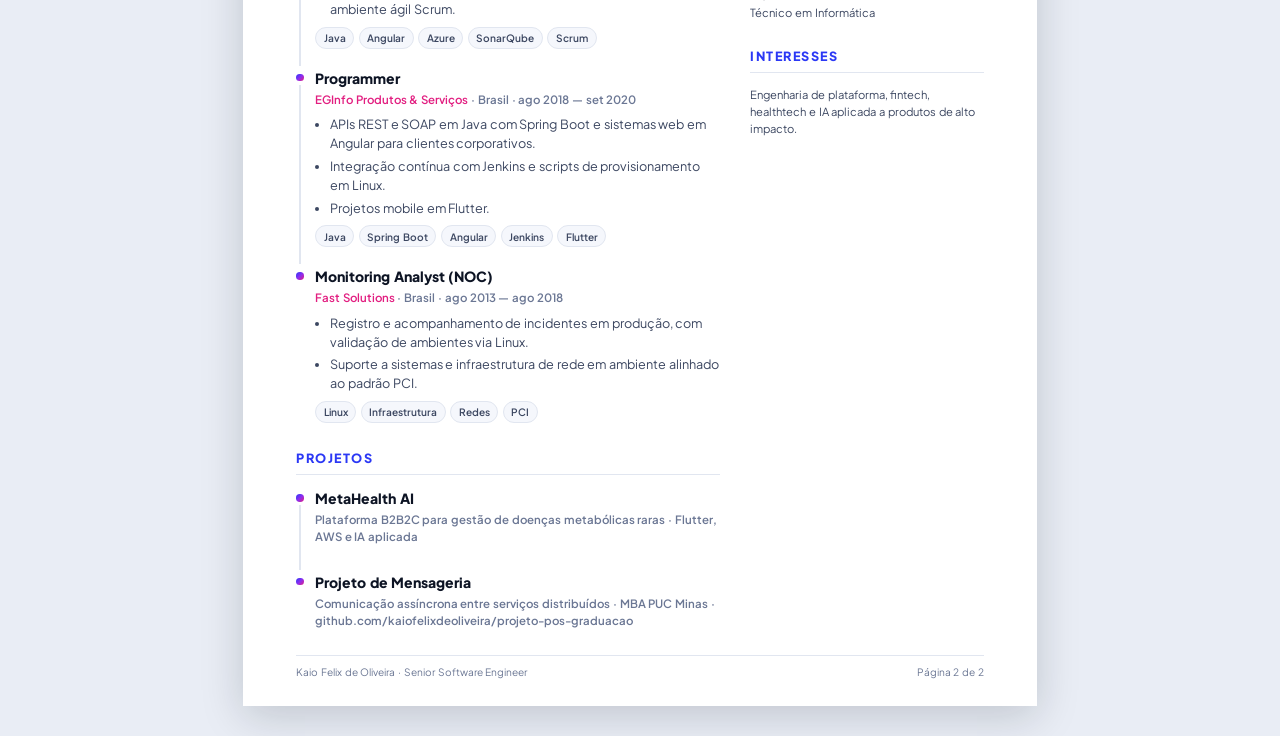
<file: cv.html>
<!DOCTYPE html>
<html lang="pt-BR">

<head>
    <meta charset="utf-8" />
    <meta name="viewport" content="width=device-width, initial-scale=1" />
    <title>Currículo — Kaio Felix de Oliveira</title>
    <meta name="description" content="Currículo de Kaio Felix de Oliveira, Senior Software Engineer em Java, Spring Boot e AWS." />
    <meta name="author" content="Kaio Felix de Oliveira" />
    <meta name="robots" content="noindex" />
    <link rel="icon" type="image/x-icon" href="assets/favicon.ico" />
    <link rel="preconnect" href="https://fonts.googleapis.com" />
    <link rel="preconnect" href="https://fonts.gstatic.com" crossorigin />
    <link href="https://fonts.googleapis.com/css2?family=Plus+Jakarta+Sans:wght@400;600;700;800&amp;display=swap" rel="stylesheet" />
    <style>
        /* ------------------------------------------------------------------
         * Currículo para impressão/PDF. Espelha os tokens de css/custom.css,
         * mas sempre em tema claro: é gerado para papel A4.
         * Origem do PDF em assets/cv.pdf — reimprima esta página para atualizar.
         * ---------------------------------------------------------------- */
        :root {
            --accent: #2b38f5;
            --accent-2: #e21e80;
            --gradient: linear-gradient(135deg, #2b38f5 0%, #8b2df0 50%, #e21e80 100%);
            --text: #0d1424;
            --text-soft: #3c4761;
            --muted: #6b7794;
            --line: #e1e6f0;
            --surface: #f5f7fc;
        }

        @page {
            size: A4;
            margin: 0;
        }

        * {
            box-sizing: border-box;
        }

        html,
        body {
            margin: 0;
            padding: 0;
        }

        body {
            font-family: "Plus Jakarta Sans", system-ui, -apple-system, "Segoe UI", sans-serif;
            font-size: 9.5pt;
            line-height: 1.5;
            /* O espaço da Plus Jakarta Sans fica estreito nos corpos pequenos da impressão */
            word-spacing: 0.06em;
            color: var(--text);
            background: #e9edf5;
            -webkit-print-color-adjust: exact;
            print-color-adjust: exact;
        }

        .page {
            width: 210mm;
            min-height: 297mm;
            margin: 0 auto;
            background: #fff;
            position: relative;
            overflow: hidden;
        }

        /* Cabeçalho */
        .hero {
            padding: 14mm 14mm 9mm;
            background: var(--gradient);
            color: #fff;
            position: relative;
            overflow: hidden;
        }

        .hero::after {
            content: "";
            position: absolute;
            inset: 0;
            background-image: radial-gradient(rgba(255, 255, 255, 0.28) 1px, transparent 1px);
            background-size: 16px 16px;
            opacity: 0.4;
        }

        .hero-inner {
            position: relative;
            z-index: 1;
            display: flex;
            align-items: center;
            gap: 9mm;
        }

        .avatar {
            flex: 0 0 auto;
            width: 30mm;
            height: 30mm;
            border-radius: 8mm;
            overflow: hidden;
            background: rgba(255, 255, 255, 0.92);
            border: 1.5mm solid rgba(255, 255, 255, 0.5);
        }

        .avatar img {
            width: 100%;
            height: 100%;
            object-fit: cover;
            object-position: center top;
            display: block;
        }

        .name {
            margin: 0;
            font-size: 26pt;
            font-weight: 800;
            letter-spacing: -0.03em;
            line-height: 1.05;
        }

        .role {
            margin: 2mm 0 3mm;
            font-size: 11pt;
            font-weight: 600;
            opacity: 0.95;
        }

        .contact {
            display: flex;
            flex-wrap: wrap;
            gap: 1.5mm 5mm;
            font-size: 8.4pt;
            font-weight: 600;
            opacity: 0.95;
        }

        .contact span::before {
            content: "";
            display: inline-block;
            width: 1.5mm;
            height: 1.5mm;
            margin-right: 1.6mm;
            border-radius: 50%;
            background: #fff;
            vertical-align: 0.4mm;
        }

        /* Corpo em duas colunas */
        .body {
            display: flex;
            gap: 8mm;
            padding: 9mm 14mm 12mm;
        }

        .col-main {
            flex: 1 1 62%;
            min-width: 0;
        }

        .col-side {
            flex: 0 0 34%;
            min-width: 0;
        }

        h2 {
            margin: 0 0 3.5mm;
            font-size: 9.5pt;
            font-weight: 800;
            letter-spacing: 0.12em;
            text-transform: uppercase;
            color: var(--accent);
            padding-bottom: 1.5mm;
            border-bottom: 0.5mm solid var(--line);
        }

        section + section {
            margin-top: 7mm;
        }

        .summary {
            margin: 0;
            color: var(--text-soft);
            text-align: justify;
        }

        /* Experiência */
        .job {
            position: relative;
            padding-left: 5mm;
            padding-bottom: 5mm;
            break-inside: avoid;
        }

        .job::before {
            content: "";
            position: absolute;
            left: 0;
            top: 1.6mm;
            width: 2mm;
            height: 2mm;
            border-radius: 50%;
            background: var(--gradient);
        }

        .job::after {
            content: "";
            position: absolute;
            left: 0.8mm;
            top: 4.6mm;
            bottom: 0.5mm;
            width: 0.4mm;
            background: var(--line);
        }

        .job:last-child {
            padding-bottom: 0;
        }

        .job:last-child::after {
            display: none;
        }

        .job-title {
            margin: 0;
            font-size: 10.5pt;
            font-weight: 800;
        }

        .job-meta {
            margin: 0.5mm 0 2mm;
            font-size: 8.6pt;
            font-weight: 600;
            color: var(--muted);
        }

        .job-meta .company {
            color: var(--accent-2);
        }

        .job ul {
            margin: 0 0 2mm;
            padding-left: 4mm;
        }

        .job li {
            margin-bottom: 1mm;
            color: var(--text-soft);
        }

        .tags {
            display: flex;
            flex-wrap: wrap;
            gap: 1.2mm;
        }

        .tag {
            padding: 0.6mm 2mm;
            border: 0.3mm solid var(--line);
            border-radius: 10mm;
            background: var(--surface);
            font-size: 7.6pt;
            font-weight: 600;
            color: var(--text-soft);
        }

        /* Coluna lateral */
        .skill-group {
            margin-bottom: 4mm;
            break-inside: avoid;
        }

        .skill-group h3 {
            margin: 0 0 1.5mm;
            font-size: 8.6pt;
            font-weight: 800;
            color: var(--text);
        }

        .entry {
            margin-bottom: 3.5mm;
            break-inside: avoid;
        }

        .entry-title {
            font-size: 9pt;
            font-weight: 700;
            line-height: 1.35;
        }

        .entry-sub {
            font-size: 8.4pt;
            color: var(--text-soft);
        }

        .entry-date {
            font-size: 7.8pt;
            font-weight: 700;
            color: var(--accent);
            text-transform: uppercase;
            letter-spacing: 0.05em;
        }

        .cert {
            display: flex;
            gap: 2mm;
            margin-bottom: 2.5mm;
            break-inside: avoid;
        }

        .cert::before {
            content: "";
            flex: 0 0 auto;
            width: 1.6mm;
            height: 1.6mm;
            margin-top: 1.6mm;
            border-radius: 50%;
            background: var(--accent-2);
        }

        .cert-name {
            font-size: 8.6pt;
            font-weight: 700;
            line-height: 1.35;
        }

        .cert-sub {
            font-size: 8pt;
            color: var(--muted);
        }

        .foot {
            position: absolute;
            left: 14mm;
            right: 14mm;
            bottom: 7mm;
            display: flex;
            justify-content: space-between;
            font-size: 7.6pt;
            color: var(--muted);
            border-top: 0.3mm solid var(--line);
            padding-top: 2mm;
        }

        @media screen {
            .page {
                box-shadow: 0 10px 40px rgba(13, 20, 36, 0.18);
                margin-block: 8mm;
            }
        }
    </style>
</head>

<body>
    <!-- Página 1 -->
    <div class="page">
        <header class="hero">
            <div class="hero-inner">
                <div class="avatar"><img src="assets/profile.png" alt="Kaio Felix de Oliveira" /></div>
                <div>
                    <h1 class="name">Kaio Felix de Oliveira</h1>
                    <p class="role">Senior Software Engineer · Java, Spring Boot &amp; AWS</p>
                    <div class="contact">
                        <span>Grande São Paulo, Brasil</span>
                        <span>kaio.felix.oliveira.mail@gmail.com</span>
                        <span>linkedin.com/in/kaio-felix-oliveira</span>
                        <span>github.com/kaiofelixdeoliveira</span>
                        <span>kaiofelixdeoliveira.github.io</span>
                    </div>
                </div>
            </div>
        </header>

        <div class="body">
            <div class="col-main">
                <section>
                    <h2>Resumo</h2>
                    <p class="summary">
                        Engenheiro de software sênior com mais de 10 anos em sistemas financeiros de missão crítica.
                        No Banco Itaú, atuo na arquitetura e no desenvolvimento de plataformas de crédito consignado
                        INSS — alto volume transacional, integração com core bancário legado e requisitos rígidos de
                        disponibilidade e compliance. Microsserviços em Java e Spring Boot sobre AWS, arquitetura
                        orientada a eventos com Kafka, observabilidade end-to-end e liderança técnica.
                    </p>
                </section>

                <section>
                    <h2>Experiência profissional</h2>

                    <div class="job">
                        <p class="job-title">Software Engineer · Backend Developer</p>
                        <p class="job-meta"><span class="company">Banco Itaú</span> · São Paulo, Brasil · jun 2024 — atual</p>
                        <ul>
                            <li>Microsserviços em Java e Spring Boot sobre AWS, com foco em escalabilidade e resiliência.</li>
                            <li>Arquitetura orientada a eventos com mensageria assíncrona para desacoplar integrações entre domínios.</li>
                            <li>Observabilidade end-to-end com Splunk, Prometheus, Grafana e Jaeger, reduzindo o tempo de diagnóstico em incidentes.</li>
                            <li>Containerização com Docker, entregas via CI/CD, revisões de código e design de APIs REST.</li>
                        </ul>
                        <div class="tags">
                            <span class="tag">Java</span><span class="tag">Spring Boot</span><span class="tag">AWS</span><span class="tag">Kafka</span><span class="tag">Docker</span><span class="tag">Kubernetes</span><span class="tag">CI/CD</span>
                        </div>
                    </div>

                    <div class="job">
                        <p class="job-title">Senior Technical Lead</p>
                        <p class="job-meta"><span class="company">Banco Itaú</span> · São Paulo, Brasil · jan 2026 — mar 2026</p>
                        <ul>
                            <li>Liderança técnica das plataformas de crédito consignado INSS.</li>
                            <li>Blueprints de arquitetura escalável, segura e resiliente para processamento de empréstimos.</li>
                            <li>Decisões técnicas balanceando time-to-market e manutenibilidade; padrões de código e TDD.</li>
                            <li>Integrações complexas entre microsserviços e sistemas legados de core bancário.</li>
                        </ul>
                        <div class="tags">
                            <span class="tag">Microsserviços</span><span class="tag">Event-Driven</span><span class="tag">System Design</span><span class="tag">TDD</span><span class="tag">Liderança Técnica</span>
                        </div>
                    </div>
                </section>
            </div>

            <aside class="col-side">
                <section>
                    <h2>Competências</h2>
                    <div class="skill-group">
                        <h3>Backend &amp; Arquitetura</h3>
                        <div class="tags">
                            <span class="tag">Java</span><span class="tag">Spring Boot</span><span class="tag">Spring Cloud</span><span class="tag">APIs REST</span><span class="tag">SOAP</span><span class="tag">Microsserviços</span><span class="tag">Event-Driven</span><span class="tag">Apache Kafka</span><span class="tag">Sistemas Distribuídos</span><span class="tag">Clean Architecture</span>
                        </div>
                    </div>
                    <div class="skill-group">
                        <h3>Cloud &amp; DevOps</h3>
                        <div class="tags">
                            <span class="tag">AWS Lambda</span><span class="tag">S3</span><span class="tag">DynamoDB</span><span class="tag">API Gateway</span><span class="tag">Cognito</span><span class="tag">ECS</span><span class="tag">Azure</span><span class="tag">Docker</span><span class="tag">Kubernetes</span><span class="tag">IaC</span><span class="tag">CI/CD</span><span class="tag">Jenkins</span><span class="tag">Linux</span>
                        </div>
                    </div>
                    <div class="skill-group">
                        <h3>Confiabilidade &amp; Qualidade</h3>
                        <div class="tags">
                            <span class="tag">Splunk</span><span class="tag">Datadog</span><span class="tag">Prometheus</span><span class="tag">Grafana</span><span class="tag">Jaeger</span><span class="tag">Tracing Distribuído</span><span class="tag">SonarQube</span><span class="tag">TDD</span>
                        </div>
                    </div>
                    <div class="skill-group">
                        <h3>Dados, IA &amp; Front-end</h3>
                        <div class="tags">
                            <span class="tag">Python</span><span class="tag">Machine Learning</span><span class="tag">Computer Vision</span><span class="tag">LLMs</span><span class="tag">Big Data</span><span class="tag">Angular</span><span class="tag">Flutter</span>
                        </div>
                    </div>
                </section>

                <section>
                    <h2>Certificações</h2>
                    <div class="cert">
                        <div>
                            <div class="cert-name">AWS Knowledge: Architecting</div>
                        </div>
                    </div>
                    <div class="cert">
                        <div>
                            <div class="cert-name">AWS Cloud Quest: Serverless Developer</div>
                        </div>
                    </div>
                    <div class="cert">
                        <div>
                            <div class="cert-name">Cloud Native Security Conference</div>
                            <div class="cert-sub">DevSecOps</div>
                        </div>
                    </div>
                    <div class="cert">
                        <div>
                            <div class="cert-name">Hybrid Cloud Conference</div>
                            <div class="cert-sub">Microservices Architect</div>
                        </div>
                    </div>
                </section>
            </aside>
        </div>

        <div class="foot">
            <span>Kaio Felix de Oliveira · Senior Software Engineer</span>
            <span>Página 1 de 2</span>
        </div>
    </div>

    <!-- Página 2 -->
    <div class="page">
        <div class="body" style="padding-top: 14mm">
            <div class="col-main">
                <section>
                    <h2>Experiência profissional (continuação)</h2>

                    <div class="job">
                        <p class="job-title">Software Engineer</p>
                        <p class="job-meta"><span class="company">Banco Itaú</span> · São Paulo, Brasil · jan 2022 — jun 2024</p>
                        <ul>
                            <li>Serviços backend para produtos de crédito de alto volume, em Java e Spring Boot sobre AWS.</li>
                            <li>Qualidade de código com SonarQube, testes automatizados e entregas contínuas.</li>
                        </ul>
                        <div class="tags">
                            <span class="tag">Java</span><span class="tag">Spring Boot</span><span class="tag">AWS</span><span class="tag">SonarQube</span>
                        </div>
                    </div>

                    <div class="job">
                        <p class="job-title">Software Programmer · Azure Developer Associate</p>
                        <p class="job-meta"><span class="company">IBM</span> · Brasil · ago 2020 — jan 2022</p>
                        <ul>
                            <li>Features em Angular e Java para portal corporativo de mensageria.</li>
                            <li>Integração de aplicações Java com serviços de big data e cloud (Azure).</li>
                            <li>Testes unitários e gates de qualidade com SonarQube, em ambiente ágil Scrum.</li>
                        </ul>
                        <div class="tags">
                            <span class="tag">Java</span><span class="tag">Angular</span><span class="tag">Azure</span><span class="tag">SonarQube</span><span class="tag">Scrum</span>
                        </div>
                    </div>

                    <div class="job">
                        <p class="job-title">Programmer</p>
                        <p class="job-meta"><span class="company">EGInfo Produtos &amp; Serviços</span> · Brasil · ago 2018 — set 2020</p>
                        <ul>
                            <li>APIs REST e SOAP em Java com Spring Boot e sistemas web em Angular para clientes corporativos.</li>
                            <li>Integração contínua com Jenkins e scripts de provisionamento em Linux.</li>
                            <li>Projetos mobile em Flutter.</li>
                        </ul>
                        <div class="tags">
                            <span class="tag">Java</span><span class="tag">Spring Boot</span><span class="tag">Angular</span><span class="tag">Jenkins</span><span class="tag">Flutter</span>
                        </div>
                    </div>

                    <div class="job">
                        <p class="job-title">Monitoring Analyst (NOC)</p>
                        <p class="job-meta"><span class="company">Fast Solutions</span> · Brasil · ago 2013 — ago 2018</p>
                        <ul>
                            <li>Registro e acompanhamento de incidentes em produção, com validação de ambientes via Linux.</li>
                            <li>Suporte a sistemas e infraestrutura de rede em ambiente alinhado ao padrão PCI.</li>
                        </ul>
                        <div class="tags">
                            <span class="tag">Linux</span><span class="tag">Infraestrutura</span><span class="tag">Redes</span><span class="tag">PCI</span>
                        </div>
                    </div>
                </section>

                <section>
                    <h2>Projetos</h2>
                    <div class="job">
                        <p class="job-title">MetaHealth AI</p>
                        <p class="job-meta">Plataforma B2B2C para gestão de doenças metabólicas raras · Flutter, AWS e IA aplicada</p>
                    </div>
                    <div class="job">
                        <p class="job-title">Projeto de Mensageria</p>
                        <p class="job-meta">Comunicação assíncrona entre serviços distribuídos · MBA PUC Minas · github.com/kaiofelixdeoliveira/projeto-pos-graduacao</p>
                    </div>
                </section>
            </div>

            <aside class="col-side">
                <section>
                    <h2>Formação</h2>
                    <div class="entry">
                        <div class="entry-date">mar 2026 — mar 2027 · em andamento</div>
                        <div class="entry-title">FIAP</div>
                        <div class="entry-sub">Pós-graduação em Data Science &amp; Inteligência Artificial</div>
                    </div>
                    <div class="entry">
                        <div class="entry-date">set 2021 — jan 2023</div>
                        <div class="entry-title">PUC Minas</div>
                        <div class="entry-sub">MBA em Tecnologia da Informação · Arquitetura de software distribuído</div>
                    </div>
                    <div class="entry">
                        <div class="entry-date">mar 2023 — abr 2023</div>
                        <div class="entry-title">Universidade Federal do ABC</div>
                        <div class="entry-sub">Formação de Tutores para Educação a Distância</div>
                    </div>
                    <div class="entry">
                        <div class="entry-date">2013 — 2017</div>
                        <div class="entry-title">Faculdade Eniac</div>
                        <div class="entry-sub">Bacharelado em Tecnologia da Informação</div>
                    </div>
                    <div class="entry">
                        <div class="entry-date">2011 — 2013</div>
                        <div class="entry-title">IFSP</div>
                        <div class="entry-sub">Técnico em Informática</div>
                    </div>
                </section>

                <section>
                    <h2>Interesses</h2>
                    <p class="entry-sub" style="margin: 0">
                        Engenharia de plataforma, fintech, healthtech e IA aplicada a produtos de alto impacto.
                    </p>
                </section>
            </aside>
        </div>

        <div class="foot">
            <span>Kaio Felix de Oliveira · Senior Software Engineer</span>
            <span>Página 2 de 2</span>
        </div>
    </div>
</body>

</html>
</file>
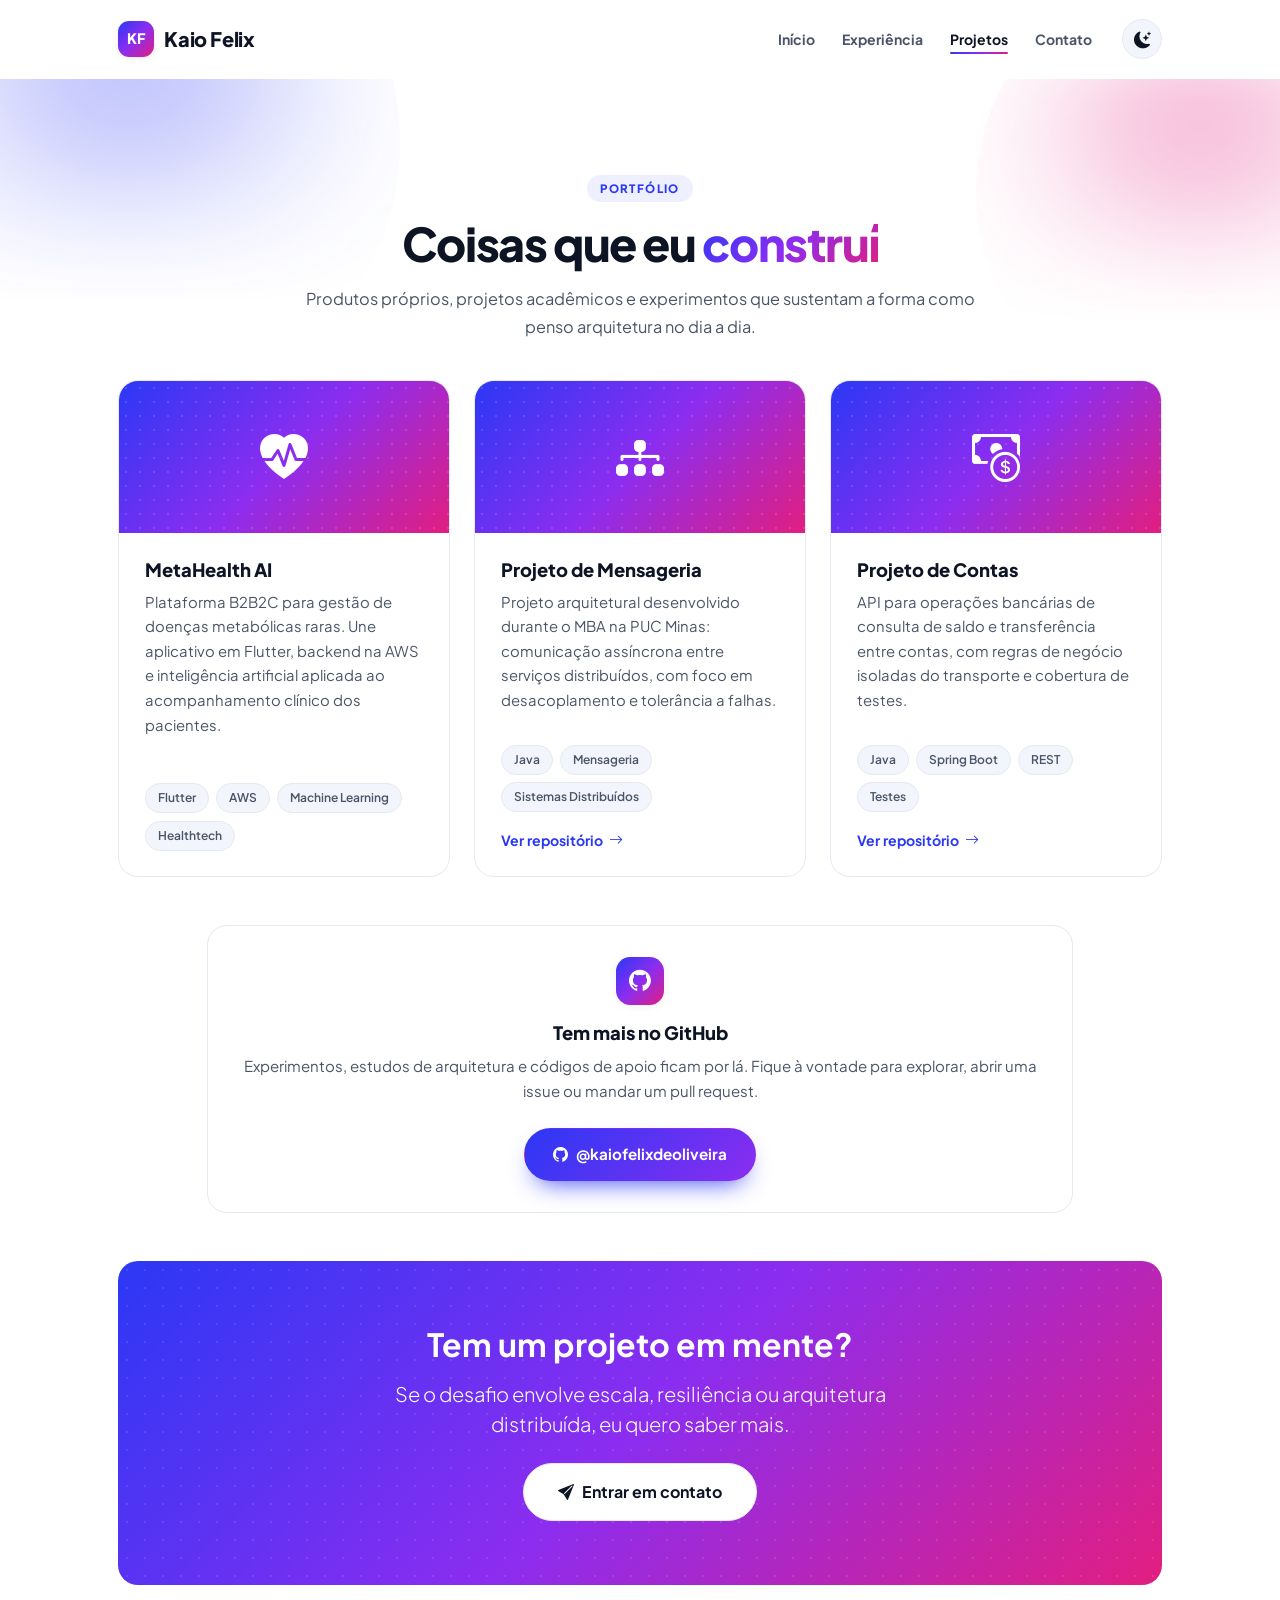
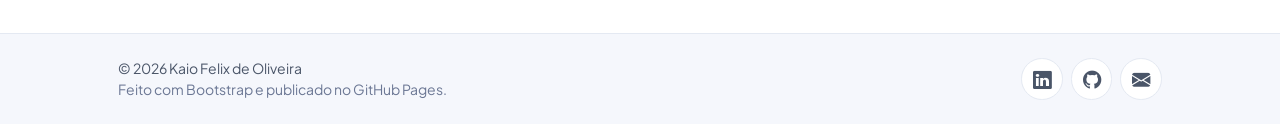
<file: projects.html>
<!DOCTYPE html>
<html lang="pt-BR" data-theme="light">

<head>
    <meta charset="utf-8" />
    <meta name="viewport" content="width=device-width, initial-scale=1, shrink-to-fit=no" />
    <title>Projetos — Kaio Felix | Senior Software Engineer</title>
    <meta name="description" content="Projetos de Kaio Felix: MetaHealth AI, arquitetura de mensageria distribuída e APIs bancárias em Java e Spring Boot." />
    <meta name="author" content="Kaio Felix de Oliveira" />
    <meta name="theme-color" content="#2b38f5" />
    <link rel="canonical" href="https://kaiofelixdeoliveira.github.io/projects.html" />
    <meta property="og:type" content="website" />
    <meta property="og:locale" content="pt_BR" />
    <meta property="og:title" content="Projetos — Kaio Felix" />
    <meta property="og:description" content="MetaHealth AI, mensageria distribuída e APIs bancárias em Java e Spring Boot." />
    <meta property="og:url" content="https://kaiofelixdeoliveira.github.io/projects.html" />
    <meta property="og:image" content="https://kaiofelixdeoliveira.github.io/assets/profile.png" />
    <link rel="icon" type="image/x-icon" href="assets/favicon.ico" />
    <link rel="preconnect" href="https://fonts.googleapis.com" />
    <link rel="preconnect" href="https://fonts.gstatic.com" crossorigin />
    <link href="https://fonts.googleapis.com/css2?family=JetBrains+Mono:wght@400;600&amp;family=Plus+Jakarta+Sans:wght@200;300;400;500;600;700;800&amp;display=swap" rel="stylesheet" />
    <link href="https://cdn.jsdelivr.net/npm/bootstrap-icons@1.8.1/font/bootstrap-icons.css" rel="stylesheet" />
    <link href="css/styles.css" rel="stylesheet" />
    <link href="css/custom.css" rel="stylesheet" />
    <script>
        (function () {
            try {
                var saved = localStorage.getItem('kf-theme');
                var prefersDark = window.matchMedia('(prefers-color-scheme: dark)').matches;
                document.documentElement.setAttribute('data-theme', saved || (prefersDark ? 'dark' : 'light'));
            } catch (e) { /* ignora indisponibilidade do storage */ }
        })();
    </script>
</head>

<body class="d-flex flex-column h-100">
    <a class="kf-skip-link" href="#conteudo">Ir para o conteúdo</a>
    <main class="flex-shrink-0" id="conteudo">
        <!-- Navegação-->
        <nav class="navbar navbar-expand-lg kf-nav py-3">
            <div class="container px-5">
                <a class="navbar-brand kf-brand" href="index.html">
                    <span class="kf-brand-mark">KF</span>
                    <span>Kaio Felix</span>
                </a>
                <div class="d-flex align-items-center gap-2 order-lg-last">
                    <button class="kf-theme-toggle" type="button" data-theme-toggle aria-label="Alternar tema">
                        <i class="bi bi-moon-stars-fill" aria-hidden="true"></i>
                        <i class="bi bi-sun-fill" aria-hidden="true"></i>
                    </button>
                    <button class="navbar-toggler" type="button" data-bs-toggle="collapse" data-bs-target="#navbarSupportedContent" aria-controls="navbarSupportedContent" aria-expanded="false" aria-label="Abrir menu"><span class="navbar-toggler-icon"></span></button>
                </div>
                <div class="collapse navbar-collapse" id="navbarSupportedContent">
                    <ul class="navbar-nav ms-auto me-lg-3 mb-2 mb-lg-0 small fw-bolder">
                        <li class="nav-item"><a class="nav-link" href="index.html">Início</a></li>
                        <li class="nav-item"><a class="nav-link" href="resume.html">Experiência</a></li>
                        <li class="nav-item"><a class="nav-link" href="projects.html">Projetos</a></li>
                        <li class="nav-item"><a class="nav-link" href="contact.html">Contato</a></li>
                    </ul>
                </div>
            </div>
        </nav>

        <!-- Cabeçalho-->
        <section class="kf-hero pb-4">
            <div class="container px-5">
                <div class="row justify-content-center text-center">
                    <div class="col-lg-8 kf-reveal">
                        <span class="kf-eyebrow">Portfólio</span>
                        <h1 class="kf-title">Coisas que eu <span class="text-gradient d-inline">construí</span></h1>
                        <p class="kf-subtitle mx-auto">
                            Produtos próprios, projetos acadêmicos e experimentos que sustentam a forma como
                            penso arquitetura no dia a dia.
                        </p>
                    </div>
                </div>
            </div>
        </section>

        <!-- Projetos-->
        <section class="pb-5">
            <div class="container px-5">
                <div class="row g-4 justify-content-center">
                    <div class="col-md-6 col-lg-4">
                        <article class="kf-project kf-reveal">
                            <div class="kf-project-cover"><i class="bi bi-heart-pulse-fill"></i></div>
                            <div class="kf-project-body">
                                <h3>MetaHealth AI</h3>
                                <p>
                                    Plataforma B2B2C para gestão de doenças metabólicas raras. Une aplicativo em
                                    Flutter, backend na AWS e inteligência artificial aplicada ao acompanhamento
                                    clínico dos pacientes.
                                </p>
                                <div class="kf-pills mt-3">
                                    <span class="kf-pill">Flutter</span>
                                    <span class="kf-pill">AWS</span>
                                    <span class="kf-pill">Machine Learning</span>
                                    <span class="kf-pill">Healthtech</span>
                                </div>
                            </div>
                        </article>
                    </div>
                    <div class="col-md-6 col-lg-4">
                        <article class="kf-project kf-reveal" data-delay="80">
                            <div class="kf-project-cover"><i class="bi bi-diagram-3-fill"></i></div>
                            <div class="kf-project-body">
                                <h3>Projeto de Mensageria</h3>
                                <p>
                                    Projeto arquitetural desenvolvido durante o MBA na PUC Minas: comunicação
                                    assíncrona entre serviços distribuídos, com foco em desacoplamento e
                                    tolerância a falhas.
                                </p>
                                <div class="kf-pills mt-3">
                                    <span class="kf-pill">Java</span>
                                    <span class="kf-pill">Mensageria</span>
                                    <span class="kf-pill">Sistemas Distribuídos</span>
                                </div>
                                <a class="kf-project-link" href="https://github.com/kaiofelixdeoliveira/projeto-pos-graduacao" target="_blank" rel="noopener">
                                    Ver repositório <i class="bi bi-arrow-right"></i>
                                </a>
                            </div>
                        </article>
                    </div>
                    <div class="col-md-6 col-lg-4">
                        <article class="kf-project kf-reveal" data-delay="160">
                            <div class="kf-project-cover"><i class="bi bi-cash-coin"></i></div>
                            <div class="kf-project-body">
                                <h3>Projeto de Contas</h3>
                                <p>
                                    API para operações bancárias de consulta de saldo e transferência entre contas,
                                    com regras de negócio isoladas do transporte e cobertura de testes.
                                </p>
                                <div class="kf-pills mt-3">
                                    <span class="kf-pill">Java</span>
                                    <span class="kf-pill">Spring Boot</span>
                                    <span class="kf-pill">REST</span>
                                    <span class="kf-pill">Testes</span>
                                </div>
                                <a class="kf-project-link" href="https://github.com/kaiofelixdeoliveira/projeto-contas" target="_blank" rel="noopener">
                                    Ver repositório <i class="bi bi-arrow-right"></i>
                                </a>
                            </div>
                        </article>
                    </div>
                </div>

                <div class="row justify-content-center mt-5">
                    <div class="col-lg-10">
                        <div class="kf-card text-center kf-reveal">
                            <div class="kf-card-icon mx-auto"><i class="bi bi-github"></i></div>
                            <h3>Tem mais no GitHub</h3>
                            <p class="mb-4">
                                Experimentos, estudos de arquitetura e códigos de apoio ficam por lá. Fique à
                                vontade para explorar, abrir uma issue ou mandar um pull request.
                            </p>
                            <a class="kf-btn kf-btn-primary" href="https://github.com/kaiofelixdeoliveira" target="_blank" rel="noopener">
                                <i class="bi bi-github"></i> @kaiofelixdeoliveira
                            </a>
                        </div>
                    </div>
                </div>
            </div>
        </section>

        <!-- CTA-->
        <section class="pb-5">
            <div class="container px-5">
                <div class="kf-cta kf-reveal">
                    <h2 class="fw-bolder mb-3">Tem um projeto em mente?</h2>
                    <p class="lead mb-4 mx-auto" style="max-width: 34rem">
                        Se o desafio envolve escala, resiliência ou arquitetura distribuída, eu quero saber mais.
                    </p>
                    <a class="kf-btn kf-btn-ghost kf-btn-lg" href="contact.html"><i class="bi bi-send-fill"></i> Entrar em contato</a>
                </div>
            </div>
        </section>
    </main>

    <!-- Rodapé-->
    <footer class="kf-footer py-4 mt-auto">
        <div class="container px-5">
            <div class="row align-items-center justify-content-between gy-3 flex-column flex-sm-row">
                <div class="col-auto text-center text-sm-start">
                    <div class="small m-0">&copy; <span data-current-year>2026</span> Kaio Felix de Oliveira</div>
                    <div class="small text-muted">Feito com Bootstrap e publicado no GitHub Pages.</div>
                </div>
                <div class="col-auto">
                    <div class="d-flex gap-2">
                        <a class="kf-social" href="https://www.linkedin.com/in/kaio-felix-oliveira" target="_blank" rel="noopener" aria-label="LinkedIn"><i class="bi bi-linkedin"></i></a>
                        <a class="kf-social" href="https://github.com/kaiofelixdeoliveira" target="_blank" rel="noopener" aria-label="GitHub"><i class="bi bi-github"></i></a>
                        <a class="kf-social" href="mailto:kaio.felix.oliveira.mail@gmail.com" aria-label="E-mail"><i class="bi bi-envelope-fill"></i></a>
                    </div>
                </div>
            </div>
        </div>
    </footer>

    <button class="kf-top" type="button" aria-label="Voltar ao topo"><i class="bi bi-arrow-up"></i></button>

    <script src="https://cdn.jsdelivr.net/npm/bootstrap@5.2.3/dist/js/bootstrap.bundle.min.js"></script>
    <script src="js/scripts.js"></script>
</body>

</html>
</file>
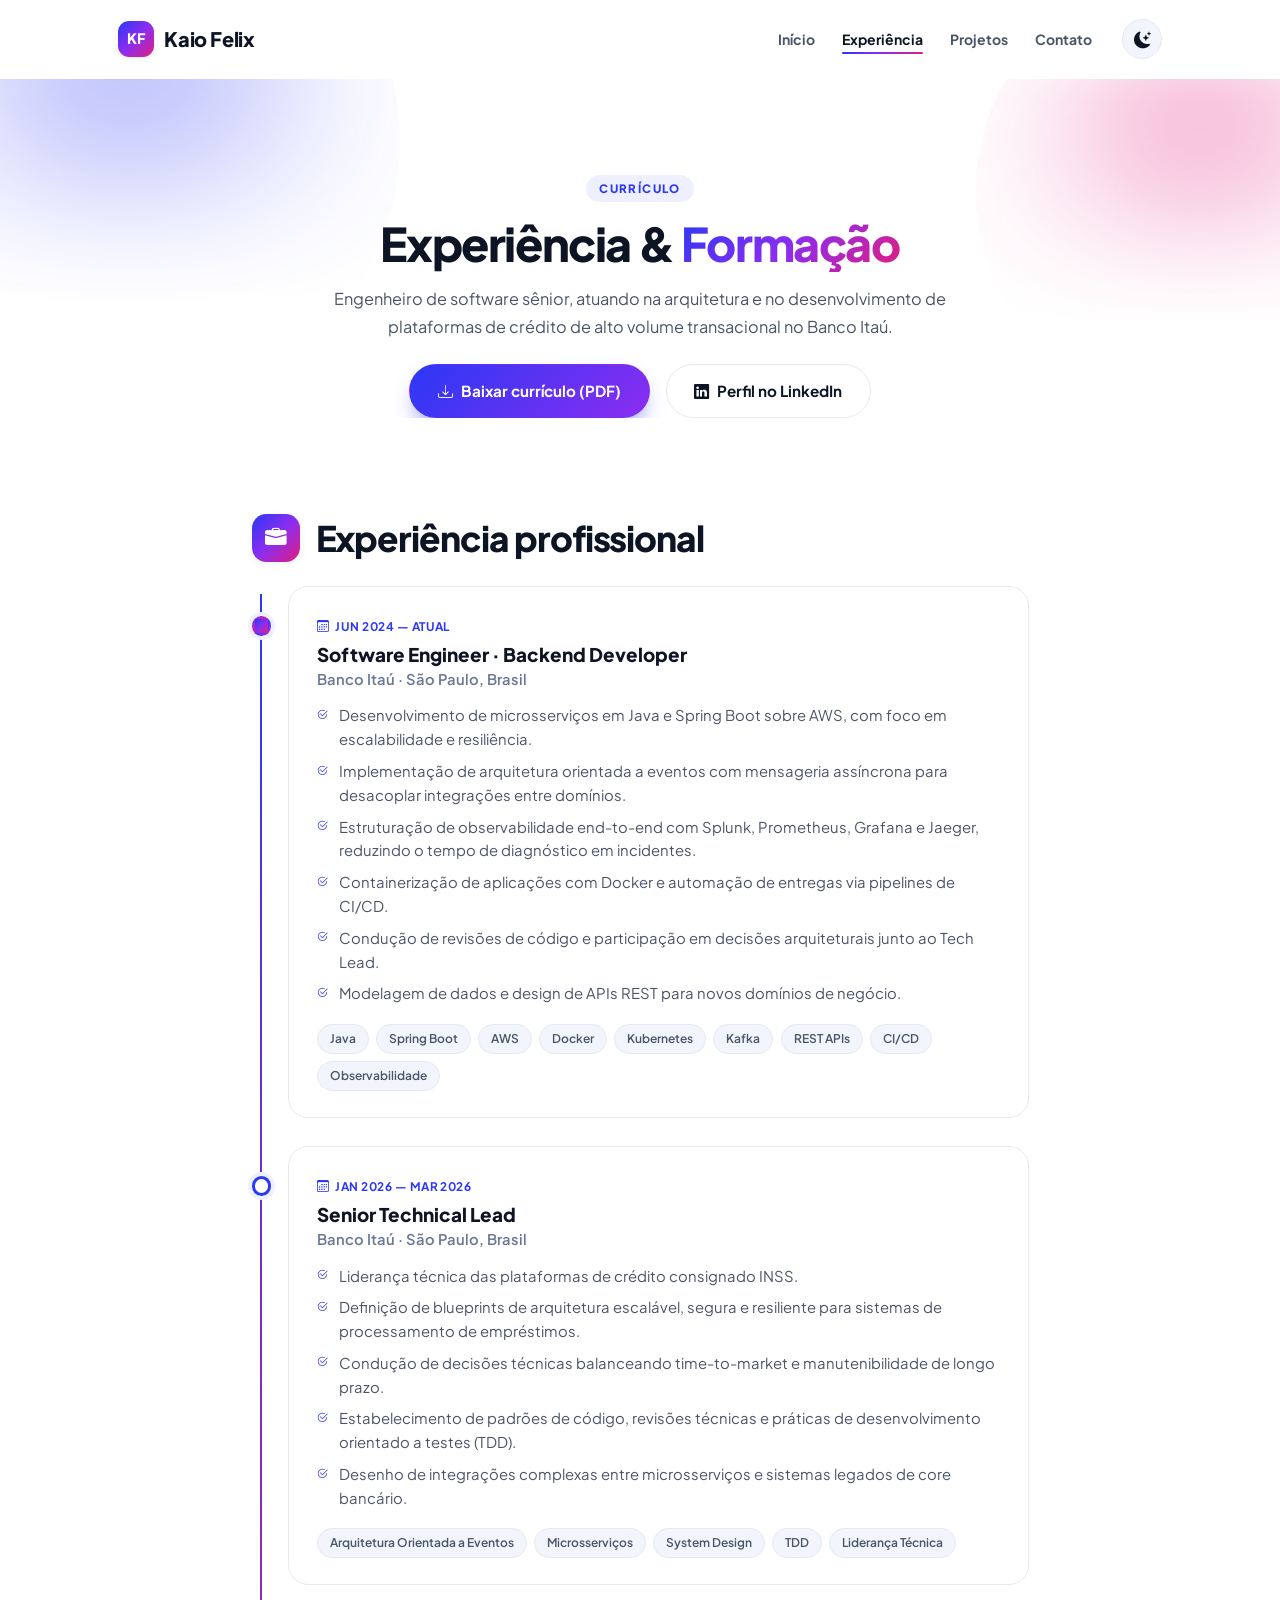
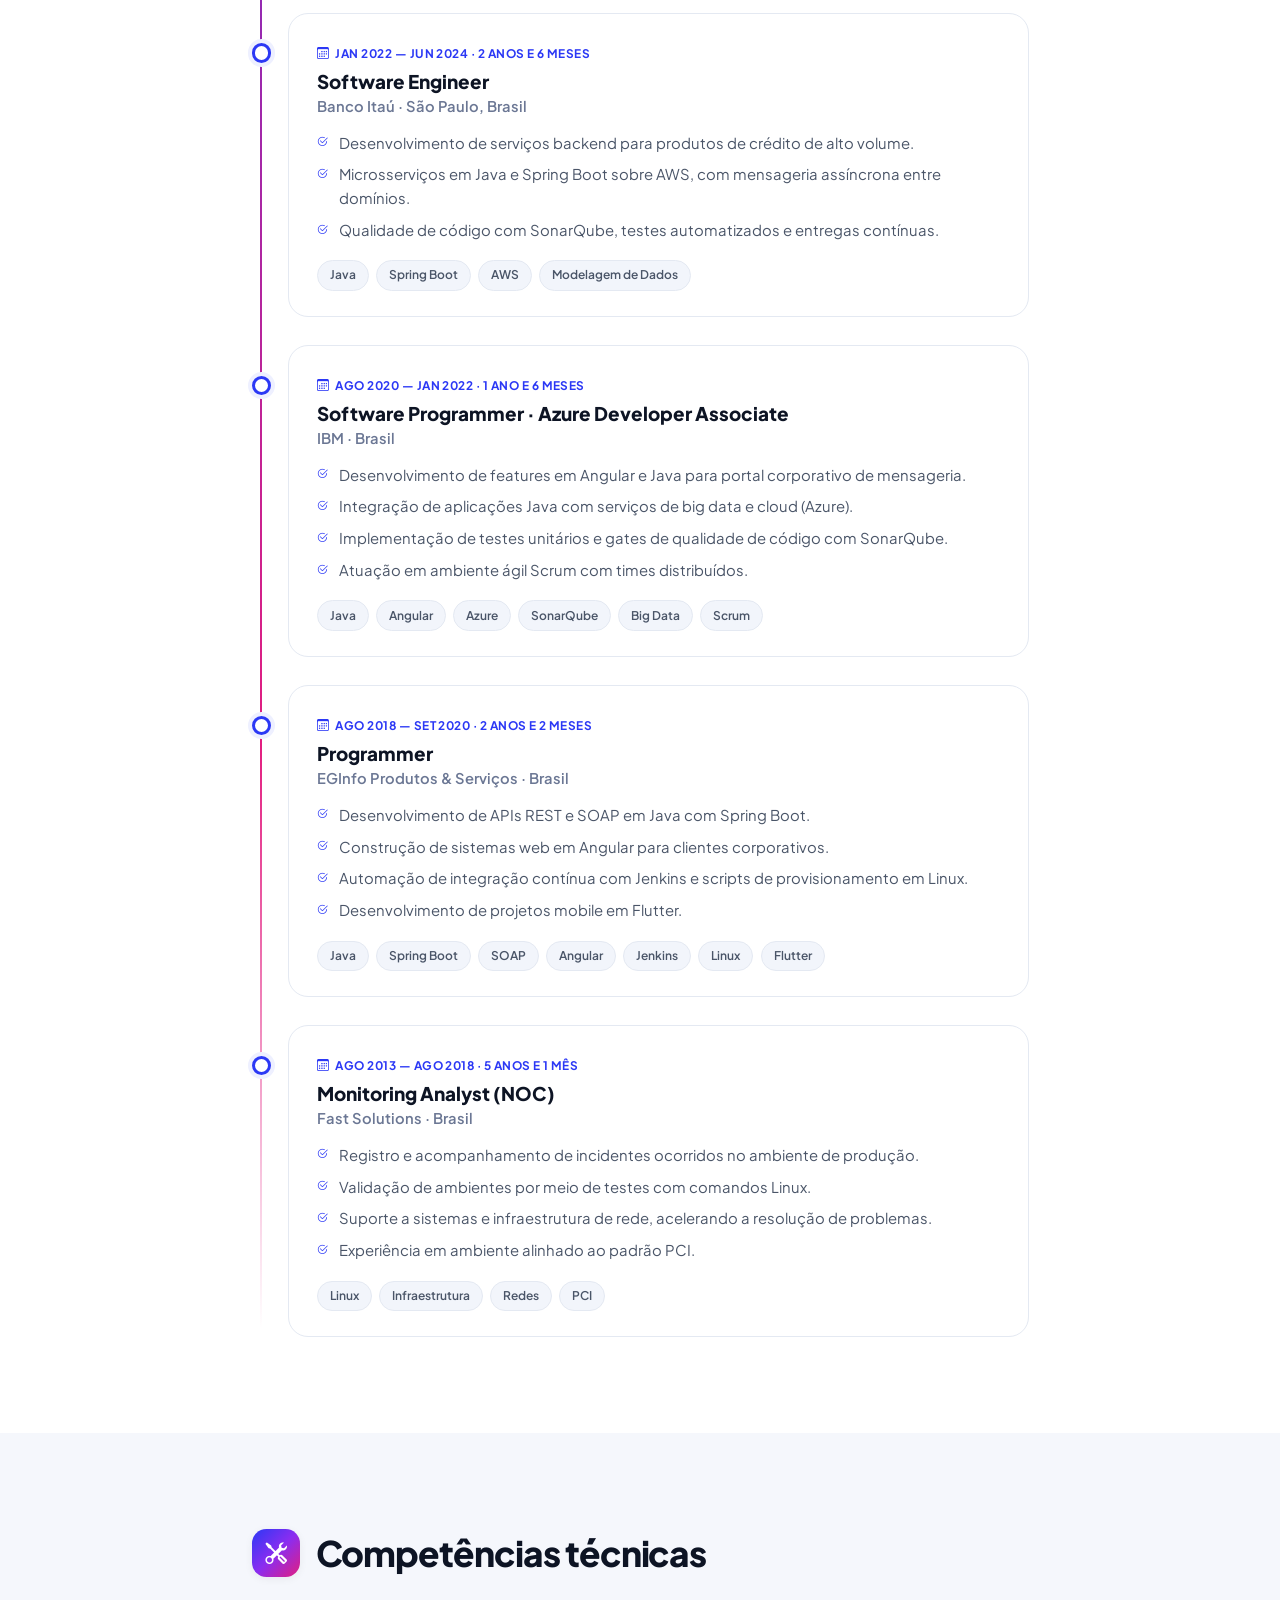
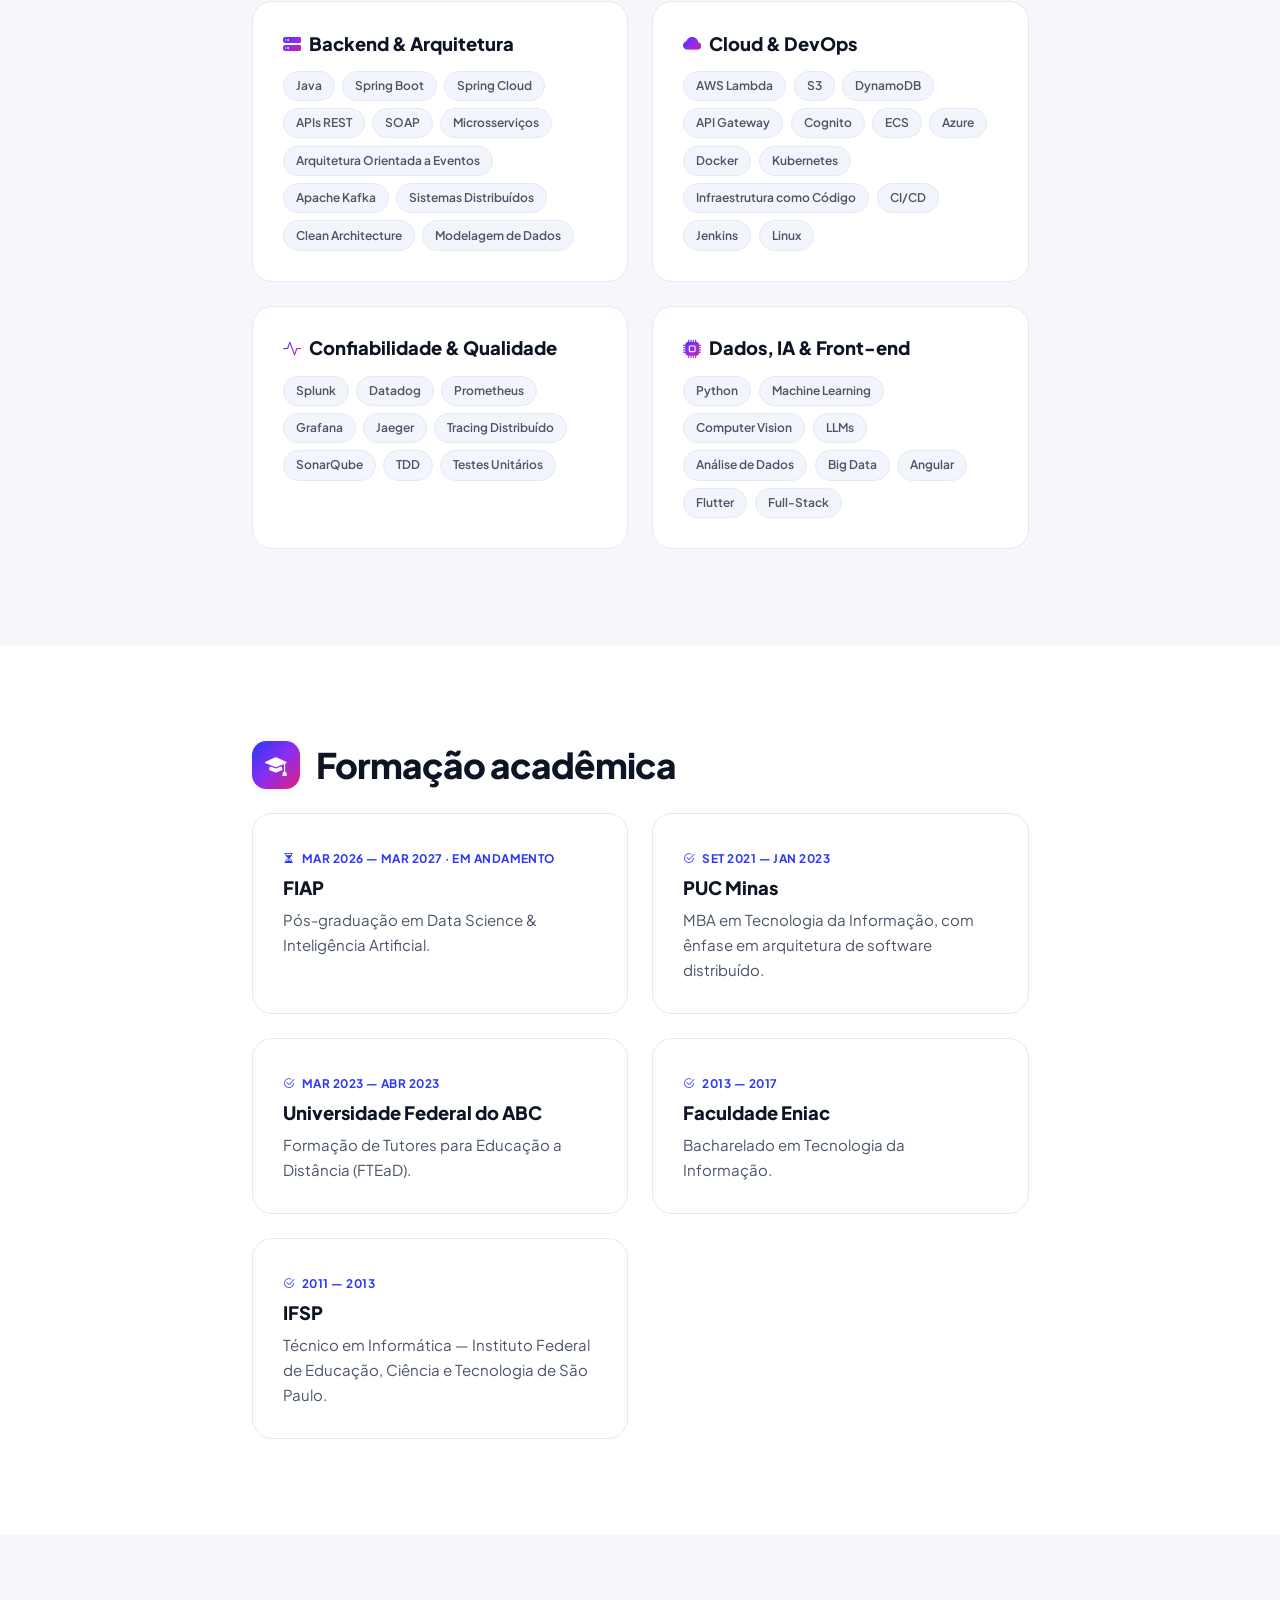
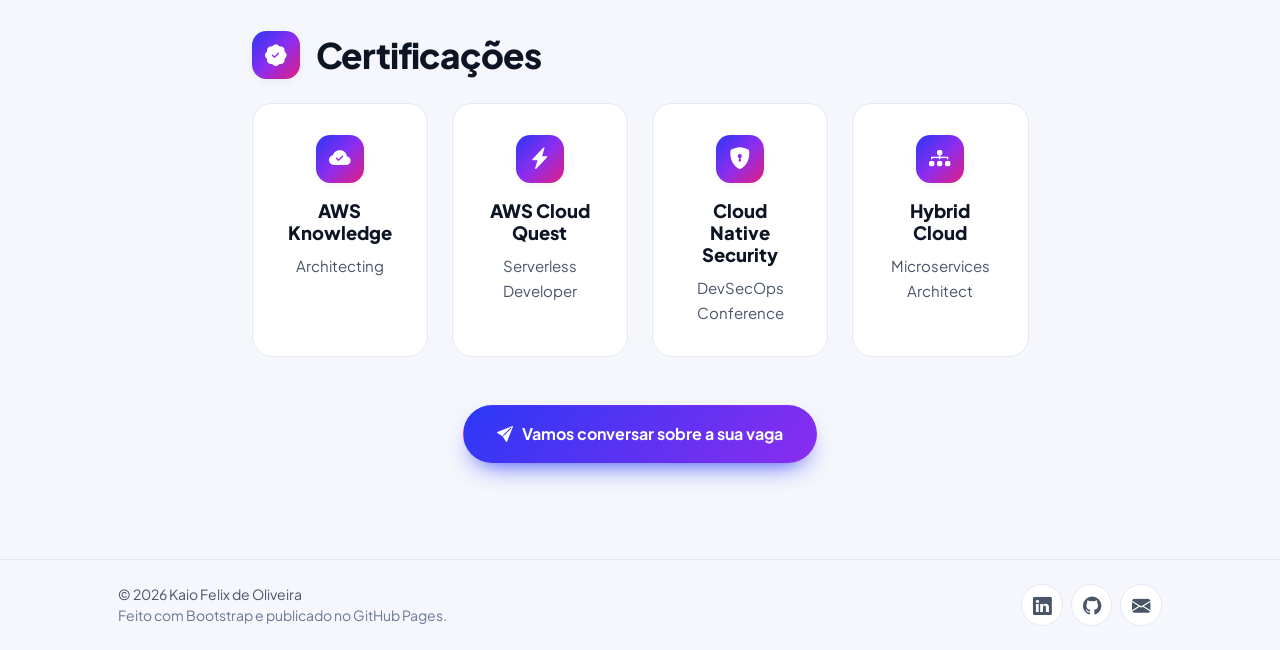
<file: resume.html>
<!DOCTYPE html>
<html lang="pt-BR" data-theme="light">

<head>
    <meta charset="utf-8" />
    <meta name="viewport" content="width=device-width, initial-scale=1, shrink-to-fit=no" />
    <title>Experiência — Kaio Felix | Senior Software Engineer</title>
    <meta name="description" content="Trajetória profissional de Kaio Felix: Banco Itaú, IBM, EGInfo e Fast Solutions. Formação, certificações e competências em Java, Spring Boot, AWS e arquitetura de microsserviços." />
    <meta name="author" content="Kaio Felix de Oliveira" />
    <meta name="theme-color" content="#2b38f5" />
    <link rel="canonical" href="https://kaiofelixdeoliveira.github.io/resume.html" />
    <meta property="og:type" content="profile" />
    <meta property="og:locale" content="pt_BR" />
    <meta property="og:title" content="Experiência — Kaio Felix" />
    <meta property="og:description" content="Mais de 10 anos em sistemas financeiros de missão crítica. Java, Spring Boot, AWS e Kafka." />
    <meta property="og:url" content="https://kaiofelixdeoliveira.github.io/resume.html" />
    <meta property="og:image" content="https://kaiofelixdeoliveira.github.io/assets/profile.png" />
    <link rel="icon" type="image/x-icon" href="assets/favicon.ico" />
    <link rel="preconnect" href="https://fonts.googleapis.com" />
    <link rel="preconnect" href="https://fonts.gstatic.com" crossorigin />
    <link href="https://fonts.googleapis.com/css2?family=JetBrains+Mono:wght@400;600&amp;family=Plus+Jakarta+Sans:wght@200;300;400;500;600;700;800&amp;display=swap" rel="stylesheet" />
    <link href="https://cdn.jsdelivr.net/npm/bootstrap-icons@1.8.1/font/bootstrap-icons.css" rel="stylesheet" />
    <link href="css/styles.css" rel="stylesheet" />
    <link href="css/custom.css" rel="stylesheet" />
    <script>
        (function () {
            try {
                var saved = localStorage.getItem('kf-theme');
                var prefersDark = window.matchMedia('(prefers-color-scheme: dark)').matches;
                document.documentElement.setAttribute('data-theme', saved || (prefersDark ? 'dark' : 'light'));
            } catch (e) { /* ignora indisponibilidade do storage */ }
        })();
    </script>
</head>

<body class="d-flex flex-column h-100">
    <a class="kf-skip-link" href="#conteudo">Ir para o conteúdo</a>
    <main class="flex-shrink-0" id="conteudo">
        <!-- Navegação-->
        <nav class="navbar navbar-expand-lg kf-nav py-3">
            <div class="container px-5">
                <a class="navbar-brand kf-brand" href="index.html">
                    <span class="kf-brand-mark">KF</span>
                    <span>Kaio Felix</span>
                </a>
                <div class="d-flex align-items-center gap-2 order-lg-last">
                    <button class="kf-theme-toggle" type="button" data-theme-toggle aria-label="Alternar tema">
                        <i class="bi bi-moon-stars-fill" aria-hidden="true"></i>
                        <i class="bi bi-sun-fill" aria-hidden="true"></i>
                    </button>
                    <button class="navbar-toggler" type="button" data-bs-toggle="collapse" data-bs-target="#navbarSupportedContent" aria-controls="navbarSupportedContent" aria-expanded="false" aria-label="Abrir menu"><span class="navbar-toggler-icon"></span></button>
                </div>
                <div class="collapse navbar-collapse" id="navbarSupportedContent">
                    <ul class="navbar-nav ms-auto me-lg-3 mb-2 mb-lg-0 small fw-bolder">
                        <li class="nav-item"><a class="nav-link" href="index.html">Início</a></li>
                        <li class="nav-item"><a class="nav-link" href="resume.html">Experiência</a></li>
                        <li class="nav-item"><a class="nav-link" href="projects.html">Projetos</a></li>
                        <li class="nav-item"><a class="nav-link" href="contact.html">Contato</a></li>
                    </ul>
                </div>
            </div>
        </nav>

        <!-- Cabeçalho da página-->
        <section class="kf-hero pb-0">
            <div class="container px-5">
                <div class="row justify-content-center text-center">
                    <div class="col-lg-9 kf-reveal">
                        <span class="kf-eyebrow">Currículo</span>
                        <h1 class="kf-title">Experiência &amp; <span class="text-gradient d-inline">Formação</span></h1>
                        <p class="kf-subtitle mx-auto mb-4">
                            Engenheiro de software sênior, atuando na arquitetura e no desenvolvimento de
                            plataformas de crédito de alto volume transacional no Banco Itaú.
                        </p>
                        <div class="d-flex flex-wrap justify-content-center gap-3">
                            <a class="kf-btn kf-btn-primary" href="assets/cv.pdf" download="kaio-felix-de-oliveira-cv.pdf">
                                <i class="bi bi-download"></i> Baixar currículo (PDF)
                            </a>
                            <a class="kf-btn kf-btn-ghost" href="https://www.linkedin.com/in/kaio-felix-oliveira" target="_blank" rel="noopener">
                                <i class="bi bi-linkedin"></i> Perfil no LinkedIn
                            </a>
                        </div>
                    </div>
                </div>
            </div>
        </section>

        <!-- Experiência-->
        <section class="kf-section">
            <div class="container px-5">
                <div class="row justify-content-center">
                    <div class="col-lg-10 col-xl-9">
                        <div class="d-flex align-items-center gap-3 mb-4 kf-reveal">
                            <div class="kf-card-icon mb-0"><i class="bi bi-briefcase-fill"></i></div>
                            <h2 class="kf-title mb-0" style="font-size: clamp(1.6rem, 3.5vw, 2.2rem)">Experiência profissional</h2>
                        </div>

                        <div class="kf-timeline">
                            <!-- Banco Itaú — atual-->
                            <div class="kf-tl-item is-current kf-reveal">
                                <span class="kf-tl-dot"></span>
                                <div class="kf-tl-card">
                                    <span class="kf-tl-period"><i class="bi bi-calendar3"></i> Jun 2024 — Atual</span>
                                    <h3 class="kf-tl-role">Software Engineer · Backend Developer</h3>
                                    <p class="kf-tl-company">Banco Itaú · São Paulo, Brasil</p>
                                    <ul class="kf-tl-list">
                                        <li>Desenvolvimento de microsserviços em Java e Spring Boot sobre AWS, com foco em escalabilidade e resiliência.</li>
                                        <li>Implementação de arquitetura orientada a eventos com mensageria assíncrona para desacoplar integrações entre domínios.</li>
                                        <li>Estruturação de observabilidade end-to-end com Splunk, Prometheus, Grafana e Jaeger, reduzindo o tempo de diagnóstico em incidentes.</li>
                                        <li>Containerização de aplicações com Docker e automação de entregas via pipelines de CI/CD.</li>
                                        <li>Condução de revisões de código e participação em decisões arquiteturais junto ao Tech Lead.</li>
                                        <li>Modelagem de dados e design de APIs REST para novos domínios de negócio.</li>
                                    </ul>
                                    <div class="kf-pills">
                                        <span class="kf-pill">Java</span>
                                        <span class="kf-pill">Spring Boot</span>
                                        <span class="kf-pill">AWS</span>
                                        <span class="kf-pill">Docker</span>
                                        <span class="kf-pill">Kubernetes</span>
                                        <span class="kf-pill">Kafka</span>
                                        <span class="kf-pill">REST APIs</span>
                                        <span class="kf-pill">CI/CD</span>
                                        <span class="kf-pill">Observabilidade</span>
                                    </div>
                                </div>
                            </div>

                            <!-- Banco Itaú — Tech Lead-->
                            <div class="kf-tl-item kf-reveal" data-delay="60">
                                <span class="kf-tl-dot"></span>
                                <div class="kf-tl-card">
                                    <span class="kf-tl-period"><i class="bi bi-calendar3"></i> Jan 2026 — Mar 2026</span>
                                    <h3 class="kf-tl-role">Senior Technical Lead</h3>
                                    <p class="kf-tl-company">Banco Itaú · São Paulo, Brasil</p>
                                    <ul class="kf-tl-list">
                                        <li>Liderança técnica das plataformas de crédito consignado INSS.</li>
                                        <li>Definição de blueprints de arquitetura escalável, segura e resiliente para sistemas de processamento de empréstimos.</li>
                                        <li>Condução de decisões técnicas balanceando time-to-market e manutenibilidade de longo prazo.</li>
                                        <li>Estabelecimento de padrões de código, revisões técnicas e práticas de desenvolvimento orientado a testes (TDD).</li>
                                        <li>Desenho de integrações complexas entre microsserviços e sistemas legados de core bancário.</li>
                                    </ul>
                                    <div class="kf-pills">
                                        <span class="kf-pill">Arquitetura Orientada a Eventos</span>
                                        <span class="kf-pill">Microsserviços</span>
                                        <span class="kf-pill">System Design</span>
                                        <span class="kf-pill">TDD</span>
                                        <span class="kf-pill">Liderança Técnica</span>
                                    </div>
                                </div>
                            </div>

                            <!-- Banco Itaú — início-->
                            <div class="kf-tl-item kf-reveal" data-delay="120">
                                <span class="kf-tl-dot"></span>
                                <div class="kf-tl-card">
                                    <span class="kf-tl-period"><i class="bi bi-calendar3"></i> Jan 2022 — Jun 2024 · 2 anos e 6 meses</span>
                                    <h3 class="kf-tl-role">Software Engineer</h3>
                                    <p class="kf-tl-company">Banco Itaú · São Paulo, Brasil</p>
                                    <ul class="kf-tl-list">
                                        <li>Desenvolvimento de serviços backend para produtos de crédito de alto volume.</li>
                                        <li>Microsserviços em Java e Spring Boot sobre AWS, com mensageria assíncrona entre domínios.</li>
                                        <li>Qualidade de código com SonarQube, testes automatizados e entregas contínuas.</li>
                                    </ul>
                                    <div class="kf-pills">
                                        <span class="kf-pill">Java</span>
                                        <span class="kf-pill">Spring Boot</span>
                                        <span class="kf-pill">AWS</span>
                                        <span class="kf-pill">Modelagem de Dados</span>
                                    </div>
                                </div>
                            </div>

                            <!-- IBM-->
                            <div class="kf-tl-item kf-reveal" data-delay="60">
                                <span class="kf-tl-dot"></span>
                                <div class="kf-tl-card">
                                    <span class="kf-tl-period"><i class="bi bi-calendar3"></i> Ago 2020 — Jan 2022 · 1 ano e 6 meses</span>
                                    <h3 class="kf-tl-role">Software Programmer · Azure Developer Associate</h3>
                                    <p class="kf-tl-company">IBM · Brasil</p>
                                    <ul class="kf-tl-list">
                                        <li>Desenvolvimento de features em Angular e Java para portal corporativo de mensageria.</li>
                                        <li>Integração de aplicações Java com serviços de big data e cloud (Azure).</li>
                                        <li>Implementação de testes unitários e gates de qualidade de código com SonarQube.</li>
                                        <li>Atuação em ambiente ágil Scrum com times distribuídos.</li>
                                    </ul>
                                    <div class="kf-pills">
                                        <span class="kf-pill">Java</span>
                                        <span class="kf-pill">Angular</span>
                                        <span class="kf-pill">Azure</span>
                                        <span class="kf-pill">SonarQube</span>
                                        <span class="kf-pill">Big Data</span>
                                        <span class="kf-pill">Scrum</span>
                                    </div>
                                </div>
                            </div>

                            <!-- EGInfo-->
                            <div class="kf-tl-item kf-reveal" data-delay="120">
                                <span class="kf-tl-dot"></span>
                                <div class="kf-tl-card">
                                    <span class="kf-tl-period"><i class="bi bi-calendar3"></i> Ago 2018 — Set 2020 · 2 anos e 2 meses</span>
                                    <h3 class="kf-tl-role">Programmer</h3>
                                    <p class="kf-tl-company">EGInfo Produtos &amp; Serviços · Brasil</p>
                                    <ul class="kf-tl-list">
                                        <li>Desenvolvimento de APIs REST e SOAP em Java com Spring Boot.</li>
                                        <li>Construção de sistemas web em Angular para clientes corporativos.</li>
                                        <li>Automação de integração contínua com Jenkins e scripts de provisionamento em Linux.</li>
                                        <li>Desenvolvimento de projetos mobile em Flutter.</li>
                                    </ul>
                                    <div class="kf-pills">
                                        <span class="kf-pill">Java</span>
                                        <span class="kf-pill">Spring Boot</span>
                                        <span class="kf-pill">SOAP</span>
                                        <span class="kf-pill">Angular</span>
                                        <span class="kf-pill">Jenkins</span>
                                        <span class="kf-pill">Linux</span>
                                        <span class="kf-pill">Flutter</span>
                                    </div>
                                </div>
                            </div>

                            <!-- Fast Solutions-->
                            <div class="kf-tl-item kf-reveal" data-delay="180">
                                <span class="kf-tl-dot"></span>
                                <div class="kf-tl-card">
                                    <span class="kf-tl-period"><i class="bi bi-calendar3"></i> Ago 2013 — Ago 2018 · 5 anos e 1 mês</span>
                                    <h3 class="kf-tl-role">Monitoring Analyst (NOC)</h3>
                                    <p class="kf-tl-company">Fast Solutions · Brasil</p>
                                    <ul class="kf-tl-list">
                                        <li>Registro e acompanhamento de incidentes ocorridos no ambiente de produção.</li>
                                        <li>Validação de ambientes por meio de testes com comandos Linux.</li>
                                        <li>Suporte a sistemas e infraestrutura de rede, acelerando a resolução de problemas.</li>
                                        <li>Experiência em ambiente alinhado ao padrão PCI.</li>
                                    </ul>
                                    <div class="kf-pills">
                                        <span class="kf-pill">Linux</span>
                                        <span class="kf-pill">Infraestrutura</span>
                                        <span class="kf-pill">Redes</span>
                                        <span class="kf-pill">PCI</span>
                                    </div>
                                </div>
                            </div>
                        </div>
                    </div>
                </div>
            </div>
        </section>

        <!-- Competências-->
        <section class="kf-section kf-section-alt">
            <div class="container px-5">
                <div class="row justify-content-center">
                    <div class="col-lg-10 col-xl-9">
                        <div class="d-flex align-items-center gap-3 mb-4 kf-reveal">
                            <div class="kf-card-icon mb-0"><i class="bi bi-tools"></i></div>
                            <h2 class="kf-title mb-0" style="font-size: clamp(1.6rem, 3.5vw, 2.2rem)">Competências técnicas</h2>
                        </div>
                        <div class="row g-4">
                            <div class="col-md-6">
                                <div class="kf-card kf-reveal">
                                    <h3><i class="bi bi-hdd-stack-fill text-gradient me-2"></i>Backend &amp; Arquitetura</h3>
                                    <div class="kf-pills mt-3">
                                        <span class="kf-pill">Java</span>
                                        <span class="kf-pill">Spring Boot</span>
                                        <span class="kf-pill">Spring Cloud</span>
                                        <span class="kf-pill">APIs REST</span>
                                        <span class="kf-pill">SOAP</span>
                                        <span class="kf-pill">Microsserviços</span>
                                        <span class="kf-pill">Arquitetura Orientada a Eventos</span>
                                        <span class="kf-pill">Apache Kafka</span>
                                        <span class="kf-pill">Sistemas Distribuídos</span>
                                        <span class="kf-pill">Clean Architecture</span>
                                        <span class="kf-pill">Modelagem de Dados</span>
                                    </div>
                                </div>
                            </div>
                            <div class="col-md-6">
                                <div class="kf-card kf-reveal" data-delay="80">
                                    <h3><i class="bi bi-cloud-fill text-gradient me-2"></i>Cloud &amp; DevOps</h3>
                                    <div class="kf-pills mt-3">
                                        <span class="kf-pill">AWS Lambda</span>
                                        <span class="kf-pill">S3</span>
                                        <span class="kf-pill">DynamoDB</span>
                                        <span class="kf-pill">API Gateway</span>
                                        <span class="kf-pill">Cognito</span>
                                        <span class="kf-pill">ECS</span>
                                        <span class="kf-pill">Azure</span>
                                        <span class="kf-pill">Docker</span>
                                        <span class="kf-pill">Kubernetes</span>
                                        <span class="kf-pill">Infraestrutura como Código</span>
                                        <span class="kf-pill">CI/CD</span>
                                        <span class="kf-pill">Jenkins</span>
                                        <span class="kf-pill">Linux</span>
                                    </div>
                                </div>
                            </div>
                            <div class="col-md-6">
                                <div class="kf-card kf-reveal">
                                    <h3><i class="bi bi-activity text-gradient me-2"></i>Confiabilidade &amp; Qualidade</h3>
                                    <div class="kf-pills mt-3">
                                        <span class="kf-pill">Splunk</span>
                                        <span class="kf-pill">Datadog</span>
                                        <span class="kf-pill">Prometheus</span>
                                        <span class="kf-pill">Grafana</span>
                                        <span class="kf-pill">Jaeger</span>
                                        <span class="kf-pill">Tracing Distribuído</span>
                                        <span class="kf-pill">SonarQube</span>
                                        <span class="kf-pill">TDD</span>
                                        <span class="kf-pill">Testes Unitários</span>
                                    </div>
                                </div>
                            </div>
                            <div class="col-md-6">
                                <div class="kf-card kf-reveal" data-delay="80">
                                    <h3><i class="bi bi-cpu-fill text-gradient me-2"></i>Dados, IA &amp; Front-end</h3>
                                    <div class="kf-pills mt-3">
                                        <span class="kf-pill">Python</span>
                                        <span class="kf-pill">Machine Learning</span>
                                        <span class="kf-pill">Computer Vision</span>
                                        <span class="kf-pill">LLMs</span>
                                        <span class="kf-pill">Análise de Dados</span>
                                        <span class="kf-pill">Big Data</span>
                                        <span class="kf-pill">Angular</span>
                                        <span class="kf-pill">Flutter</span>
                                        <span class="kf-pill">Full-Stack</span>
                                    </div>
                                </div>
                            </div>
                        </div>
                    </div>
                </div>
            </div>
        </section>

        <!-- Formação-->
        <section class="kf-section">
            <div class="container px-5">
                <div class="row justify-content-center">
                    <div class="col-lg-10 col-xl-9">
                        <div class="d-flex align-items-center gap-3 mb-4 kf-reveal">
                            <div class="kf-card-icon mb-0"><i class="bi bi-mortarboard-fill"></i></div>
                            <h2 class="kf-title mb-0" style="font-size: clamp(1.6rem, 3.5vw, 2.2rem)">Formação acadêmica</h2>
                        </div>
                        <div class="row g-4">
                            <div class="col-md-6">
                                <div class="kf-card kf-reveal">
                                    <span class="kf-tl-period"><i class="bi bi-hourglass-split"></i> Mar 2026 — Mar 2027 · em andamento</span>
                                    <h3 class="mt-2">FIAP</h3>
                                    <p class="mb-0">Pós-graduação em Data Science &amp; Inteligência Artificial.</p>
                                </div>
                            </div>
                            <div class="col-md-6">
                                <div class="kf-card kf-reveal" data-delay="80">
                                    <span class="kf-tl-period"><i class="bi bi-check2-circle"></i> Set 2021 — Jan 2023</span>
                                    <h3 class="mt-2">PUC Minas</h3>
                                    <p class="mb-0">MBA em Tecnologia da Informação, com ênfase em arquitetura de software distribuído.</p>
                                </div>
                            </div>
                            <div class="col-md-6">
                                <div class="kf-card kf-reveal">
                                    <span class="kf-tl-period"><i class="bi bi-check2-circle"></i> Mar 2023 — Abr 2023</span>
                                    <h3 class="mt-2">Universidade Federal do ABC</h3>
                                    <p class="mb-0">Formação de Tutores para Educação a Distância (FTEaD).</p>
                                </div>
                            </div>
                            <div class="col-md-6">
                                <div class="kf-card kf-reveal" data-delay="80">
                                    <span class="kf-tl-period"><i class="bi bi-check2-circle"></i> 2013 — 2017</span>
                                    <h3 class="mt-2">Faculdade Eniac</h3>
                                    <p class="mb-0">Bacharelado em Tecnologia da Informação.</p>
                                </div>
                            </div>
                            <div class="col-md-6">
                                <div class="kf-card kf-reveal">
                                    <span class="kf-tl-period"><i class="bi bi-check2-circle"></i> 2011 — 2013</span>
                                    <h3 class="mt-2">IFSP</h3>
                                    <p class="mb-0">Técnico em Informática — Instituto Federal de Educação, Ciência e Tecnologia de São Paulo.</p>
                                </div>
                            </div>
                        </div>
                    </div>
                </div>
            </div>
        </section>

        <!-- Certificações-->
        <section class="kf-section kf-section-alt">
            <div class="container px-5">
                <div class="row justify-content-center">
                    <div class="col-lg-10 col-xl-9">
                        <div class="d-flex align-items-center gap-3 mb-4 kf-reveal">
                            <div class="kf-card-icon mb-0"><i class="bi bi-patch-check-fill"></i></div>
                            <h2 class="kf-title mb-0" style="font-size: clamp(1.6rem, 3.5vw, 2.2rem)">Certificações</h2>
                        </div>
                        <div class="row g-4">
                            <div class="col-md-6 col-lg-3">
                                <div class="kf-card kf-reveal text-center">
                                    <div class="kf-card-icon mx-auto"><i class="bi bi-cloud-check-fill"></i></div>
                                    <h3>AWS Knowledge</h3>
                                    <p>Architecting</p>
                                </div>
                            </div>
                            <div class="col-md-6 col-lg-3">
                                <div class="kf-card kf-reveal text-center" data-delay="60">
                                    <div class="kf-card-icon mx-auto"><i class="bi bi-lightning-charge-fill"></i></div>
                                    <h3>AWS Cloud Quest</h3>
                                    <p>Serverless Developer</p>
                                </div>
                            </div>
                            <div class="col-md-6 col-lg-3">
                                <div class="kf-card kf-reveal text-center" data-delay="120">
                                    <div class="kf-card-icon mx-auto"><i class="bi bi-shield-lock-fill"></i></div>
                                    <h3>Cloud Native Security</h3>
                                    <p>DevSecOps Conference</p>
                                </div>
                            </div>
                            <div class="col-md-6 col-lg-3">
                                <div class="kf-card kf-reveal text-center" data-delay="180">
                                    <div class="kf-card-icon mx-auto"><i class="bi bi-diagram-3-fill"></i></div>
                                    <h3>Hybrid Cloud</h3>
                                    <p>Microservices Architect</p>
                                </div>
                            </div>
                        </div>
                        <div class="text-center mt-5 kf-reveal">
                            <a class="kf-btn kf-btn-primary kf-btn-lg" href="contact.html">
                                <i class="bi bi-send-fill"></i> Vamos conversar sobre a sua vaga
                            </a>
                        </div>
                    </div>
                </div>
            </div>
        </section>
    </main>

    <!-- Rodapé-->
    <footer class="kf-footer py-4 mt-auto">
        <div class="container px-5">
            <div class="row align-items-center justify-content-between gy-3 flex-column flex-sm-row">
                <div class="col-auto text-center text-sm-start">
                    <div class="small m-0">&copy; <span data-current-year>2026</span> Kaio Felix de Oliveira</div>
                    <div class="small text-muted">Feito com Bootstrap e publicado no GitHub Pages.</div>
                </div>
                <div class="col-auto">
                    <div class="d-flex gap-2">
                        <a class="kf-social" href="https://www.linkedin.com/in/kaio-felix-oliveira" target="_blank" rel="noopener" aria-label="LinkedIn"><i class="bi bi-linkedin"></i></a>
                        <a class="kf-social" href="https://github.com/kaiofelixdeoliveira" target="_blank" rel="noopener" aria-label="GitHub"><i class="bi bi-github"></i></a>
                        <a class="kf-social" href="mailto:kaio.felix.oliveira.mail@gmail.com" aria-label="E-mail"><i class="bi bi-envelope-fill"></i></a>
                    </div>
                </div>
            </div>
        </div>
    </footer>

    <button class="kf-top" type="button" aria-label="Voltar ao topo"><i class="bi bi-arrow-up"></i></button>

    <script src="https://cdn.jsdelivr.net/npm/bootstrap@5.2.3/dist/js/bootstrap.bundle.min.js"></script>
    <script src="js/scripts.js"></script>
</body>

</html>
</file>
<file: css/custom.css>
/*!
 * Kaio Felix — Camada de personalização do portfólio
 * Carregada DEPOIS de css/styles.css (Bootstrap 5.2.3 + Start Bootstrap Personal).
 * Tudo aqui é tematizável via [data-theme="light|dark"] no elemento <html>.
 */

/* ==========================================================================
   1. Tokens de design
   ========================================================================== */
:root {
    --kf-accent: #2b38f5;
    --kf-accent-soft: #eef0ff;
    --kf-accent-2: #e21e80;
    --kf-gradient: linear-gradient(135deg, #2b38f5 0%, #8b2df0 50%, #e21e80 100%);

    --kf-bg: #ffffff;
    --kf-bg-alt: #f5f7fc;
    --kf-surface: #ffffff;
    --kf-surface-2: #f2f5fb;
    --kf-border: #e4e9f2;
    --kf-text: #0d1424;
    --kf-text-soft: #4a5568;
    --kf-text-muted: #6b7794;

    --kf-shadow-sm: 0 2px 8px rgba(13, 20, 36, 0.06);
    --kf-shadow: 0 12px 32px -12px rgba(13, 20, 36, 0.18);
    --kf-shadow-lg: 0 28px 60px -24px rgba(13, 20, 36, 0.28);

    --kf-radius: 1.25rem;
    --kf-radius-sm: 0.75rem;
    --kf-nav-h: 4.5rem;
    --kf-ease: cubic-bezier(0.22, 1, 0.36, 1);
}

[data-theme="dark"] {
    --kf-accent: #7c8cff;
    --kf-accent-soft: rgba(124, 140, 255, 0.14);
    --kf-accent-2: #ff5fa8;
    --kf-gradient: linear-gradient(135deg, #6b7cff 0%, #a768ff 50%, #ff5fa8 100%);

    --kf-bg: #0a0e1a;
    --kf-bg-alt: #0f1524;
    --kf-surface: #121a2b;
    --kf-surface-2: #182135;
    --kf-border: #24304a;
    --kf-text: #e8edf9;
    --kf-text-soft: #b9c4da;
    --kf-text-muted: #8d9ab5;

    --kf-shadow-sm: 0 2px 10px rgba(0, 0, 0, 0.4);
    --kf-shadow: 0 16px 40px -16px rgba(0, 0, 0, 0.7);
    --kf-shadow-lg: 0 32px 70px -28px rgba(0, 0, 0, 0.85);
    color-scheme: dark;
}

/* ==========================================================================
   2. Base
   ========================================================================== */
html {
    scroll-behavior: smooth;
    scroll-padding-top: calc(var(--kf-nav-h) + 1rem);
}

body {
    background-color: var(--kf-bg);
    color: var(--kf-text);
    font-family: "Plus Jakarta Sans", system-ui, -apple-system, "Segoe UI", sans-serif;
    -webkit-font-smoothing: antialiased;
    transition: background-color 0.35s var(--kf-ease), color 0.35s var(--kf-ease);
    overflow-x: hidden;
}

::selection {
    background: var(--kf-accent);
    color: #fff;
}

/* Sobrepõe as superfícies utilitárias do Bootstrap para que o tema escuro funcione */
.bg-white,
.bg-light {
    background-color: var(--kf-bg) !important;
}

.kf-section-alt {
    background-color: var(--kf-bg-alt) !important;
}

.text-muted {
    color: var(--kf-text-muted) !important;
}

.card {
    background-color: var(--kf-surface);
    border-color: var(--kf-border);
    color: var(--kf-text);
}

hr {
    border-color: var(--kf-border);
    opacity: 1;
}

.text-gradient {
    background: var(--kf-gradient);
    -webkit-background-clip: text;
    background-clip: text;
    -webkit-text-fill-color: transparent;
    color: transparent;
}

.bg-gradient-primary-to-secondary {
    background: var(--kf-gradient) !important;
}

.kf-mono {
    font-family: "JetBrains Mono", ui-monospace, SFMono-Regular, Menlo, monospace;
}

/* ==========================================================================
   3. Navegação
   ========================================================================== */
.kf-nav {
    position: sticky;
    top: 0;
    z-index: 1030;
    min-height: var(--kf-nav-h);
    background-color: var(--kf-bg); /* fallback para navegadores sem color-mix */
    background-color: color-mix(in srgb, var(--kf-bg) 82%, transparent);
    backdrop-filter: saturate(180%) blur(14px);
    -webkit-backdrop-filter: saturate(180%) blur(14px);
    border-bottom: 1px solid transparent;
    transition: border-color 0.3s var(--kf-ease), box-shadow 0.3s var(--kf-ease),
        background-color 0.3s var(--kf-ease);
}

@supports not (backdrop-filter: blur(1px)) {
    .kf-nav {
        background-color: var(--kf-bg);
    }
}

.kf-nav.is-scrolled {
    border-bottom-color: var(--kf-border);
    box-shadow: var(--kf-shadow-sm);
}

.kf-brand {
    display: inline-flex;
    align-items: center;
    gap: 0.65rem;
    font-weight: 800;
    letter-spacing: -0.02em;
    color: var(--kf-text) !important;
}

.kf-brand-mark {
    display: grid;
    place-items: center;
    width: 2.25rem;
    height: 2.25rem;
    border-radius: 0.7rem;
    background: var(--kf-gradient);
    color: #fff;
    font-size: 0.9rem;
    font-weight: 800;
    box-shadow: var(--kf-shadow-sm);
}

.kf-nav .nav-link {
    position: relative;
    color: var(--kf-text-soft) !important;
    padding-inline: 0.85rem !important;
    transition: color 0.25s var(--kf-ease);
}

.kf-nav .nav-link::after {
    content: "";
    position: absolute;
    left: 0.85rem;
    right: 0.85rem;
    bottom: 0.25rem;
    height: 2px;
    border-radius: 2px;
    background: var(--kf-gradient);
    transform: scaleX(0);
    transform-origin: left;
    transition: transform 0.3s var(--kf-ease);
}

.kf-nav .nav-link:hover,
.kf-nav .nav-link.active {
    color: var(--kf-text) !important;
}

.kf-nav .nav-link:hover::after,
.kf-nav .nav-link.active::after {
    transform: scaleX(1);
}

.navbar-toggler {
    border-color: var(--kf-border);
    color: var(--kf-text);
}

.navbar-toggler:focus {
    box-shadow: 0 0 0 0.2rem var(--kf-accent-soft);
}

[data-theme="dark"] .navbar-toggler-icon {
    filter: invert(1) brightness(1.8);
}

/* Botão de tema */
.kf-theme-toggle {
    display: inline-grid;
    place-items: center;
    width: 2.5rem;
    height: 2.5rem;
    border-radius: 50%;
    border: 1px solid var(--kf-border);
    background: var(--kf-surface-2);
    color: var(--kf-text);
    font-size: 1.05rem;
    cursor: pointer;
    transition: transform 0.3s var(--kf-ease), background-color 0.3s var(--kf-ease),
        border-color 0.3s var(--kf-ease);
}

.kf-theme-toggle:hover {
    transform: rotate(-18deg) scale(1.08);
    border-color: var(--kf-accent);
    color: var(--kf-accent);
}

.kf-theme-toggle .bi-sun-fill {
    display: none;
}

[data-theme="dark"] .kf-theme-toggle .bi-sun-fill {
    display: block;
}

[data-theme="dark"] .kf-theme-toggle .bi-moon-stars-fill {
    display: none;
}

/* ==========================================================================
   4. Hero
   ========================================================================== */
.kf-hero {
    position: relative;
    padding: clamp(3rem, 8vw, 6rem) 0 clamp(3rem, 7vw, 5.5rem);
    overflow: hidden;
}

.kf-hero::before,
.kf-hero::after {
    content: "";
    position: absolute;
    border-radius: 50%;
    filter: blur(60px);
    opacity: 0.5;
    pointer-events: none;
    z-index: 0;
    /* Desvanece antes do fim da seção para o overflow não cortar o brilho */
    -webkit-mask-image: linear-gradient(to bottom, #000 30%, transparent 80%);
    mask-image: linear-gradient(to bottom, #000 30%, transparent 80%);
}

/* O falloff radial termina transparente, então a borda da seção não corta o brilho */
.kf-hero::before {
    width: 34rem;
    height: 34rem;
    top: -13rem;
    left: -9rem;
    background: radial-gradient(circle, var(--kf-accent) 0%, transparent 68%);
    animation: kf-float 16s ease-in-out infinite;
}

.kf-hero::after {
    width: 28rem;
    height: 28rem;
    top: -7rem;
    right: -9rem;
    background: radial-gradient(circle, var(--kf-accent-2) 0%, transparent 68%);
    animation: kf-float 20s ease-in-out infinite reverse;
}

[data-theme="dark"] .kf-hero::before,
[data-theme="dark"] .kf-hero::after {
    opacity: 0.26;
}

/* Em telas pequenas os brilhos cobririam a tela inteira e lavariam o fundo */
@media (max-width: 991.98px) {
    .kf-hero::before {
        width: 20rem;
        height: 20rem;
        top: -9rem;
        left: -7rem;
        opacity: 0.35;
    }

    .kf-hero::after {
        width: 17rem;
        height: 17rem;
        top: -5rem;
        right: -7rem;
        opacity: 0.32;
    }

    [data-theme="dark"] .kf-hero::before,
    [data-theme="dark"] .kf-hero::after {
        opacity: 0.3;
    }
}

.kf-hero > .container {
    position: relative;
    z-index: 1;
}

@keyframes kf-float {
    0%, 100% { transform: translate3d(0, 0, 0) scale(1); }
    50% { transform: translate3d(2rem, 2.5rem, 0) scale(1.12); }
}

.kf-status {
    display: inline-flex;
    align-items: center;
    gap: 0.55rem;
    padding: 0.4rem 0.95rem;
    border-radius: 999px;
    border: 1px solid var(--kf-border);
    background: var(--kf-surface);
    box-shadow: var(--kf-shadow-sm);
    font-size: 0.8rem;
    font-weight: 700;
    color: var(--kf-text-soft);
}

.kf-status-dot {
    width: 0.55rem;
    height: 0.55rem;
    border-radius: 50%;
    background: #22c55e;
    box-shadow: 0 0 0 0 rgba(34, 197, 94, 0.55);
    animation: kf-pulse 2.2s infinite;
}

@keyframes kf-pulse {
    70% { box-shadow: 0 0 0 0.6rem rgba(34, 197, 94, 0); }
    100% { box-shadow: 0 0 0 0 rgba(34, 197, 94, 0); }
}

.kf-hero-title {
    font-size: clamp(2.5rem, 6.4vw, 4.5rem);
    text-wrap: balance;
    font-weight: 800;
    letter-spacing: -0.035em;
    line-height: 1.02;
    margin-bottom: 0.75rem;
}

.kf-hero-role {
    font-size: clamp(1.05rem, 2.4vw, 1.4rem);
    font-weight: 600;
    color: var(--kf-text-soft);
    min-height: 2.2em;
}

.kf-typed {
    color: var(--kf-accent);
    font-weight: 700;
}

.kf-caret {
    display: inline-block;
    width: 2px;
    height: 1.05em;
    margin-left: 2px;
    vertical-align: -0.15em;
    background: var(--kf-accent-2);
    animation: kf-blink 1s steps(2, start) infinite;
}

@keyframes kf-blink {
    to { visibility: hidden; }
}

.kf-lead {
    max-width: 38rem;
    font-size: 1.05rem;
    line-height: 1.75;
    color: var(--kf-text-soft);
}

/* Foto */
.kf-photo {
    position: relative;
    width: min(22rem, 78vw);
    aspect-ratio: 1;
    margin-inline: auto;
}

.kf-photo-ring {
    position: absolute;
    inset: -0.6rem;
    border-radius: 2.25rem;
    background: var(--kf-gradient);
    opacity: 0.9;
}

/* Brilho difuso por trás da moldura */
.kf-photo::after {
    content: "";
    position: absolute;
    inset: -1.5rem;
    z-index: -1;
    border-radius: 3rem;
    background: var(--kf-gradient);
    filter: blur(36px);
    opacity: 0.4;
    animation: kf-glow 7s ease-in-out infinite;
}

[data-theme="dark"] .kf-photo::after {
    opacity: 0.55;
}

@keyframes kf-glow {
    0%, 100% { opacity: 0.32; transform: scale(0.97); }
    50% { opacity: 0.5; transform: scale(1.04); }
}

.kf-photo-inner {
    position: absolute;
    inset: 0;
    border-radius: 1.9rem;
    overflow: hidden;
    background: var(--kf-surface-2);
    box-shadow: var(--kf-shadow-lg);
}

.kf-photo-inner img {
    width: 100%;
    height: 100%;
    object-fit: cover;
    object-position: center top;
    display: block;
}

.kf-photo-badge {
    position: absolute;
    right: -1rem;
    bottom: 1.5rem;
    z-index: 2;
    display: flex;
    align-items: center;
    gap: 0.6rem;
    padding: 0.7rem 1rem;
    border-radius: 1rem;
    background: var(--kf-surface);
    border: 1px solid var(--kf-border);
    box-shadow: var(--kf-shadow);
    font-size: 0.78rem;
    font-weight: 700;
    line-height: 1.2;
    animation: kf-bob 5s ease-in-out infinite;
}

.kf-photo-badge i {
    font-size: 1.35rem;
    background: var(--kf-gradient);
    -webkit-background-clip: text;
    background-clip: text;
    -webkit-text-fill-color: transparent;
}

.kf-photo-badge small {
    display: block;
    font-weight: 500;
    color: var(--kf-text-muted);
}

@keyframes kf-bob {
    0%, 100% { transform: translateY(0); }
    50% { transform: translateY(-0.55rem); }
}

@media (max-width: 575.98px) {
    .kf-photo-badge {
        right: 0.25rem;
        bottom: 0.75rem;
        padding: 0.55rem 0.8rem;
        font-size: 0.72rem;
    }

    .kf-photo-badge i {
        font-size: 1.1rem;
    }
}

/* ==========================================================================
   5. Botões
   ========================================================================== */
.kf-btn {
    display: inline-flex;
    align-items: center;
    justify-content: center;
    gap: 0.55rem;
    padding: 0.9rem 1.7rem;
    border-radius: 999px;
    border: 1px solid transparent;
    font-size: 0.95rem;
    font-weight: 700;
    text-decoration: none;
    cursor: pointer;
    transition: transform 0.25s var(--kf-ease), box-shadow 0.25s var(--kf-ease),
        background-color 0.25s var(--kf-ease), color 0.25s var(--kf-ease),
        border-color 0.25s var(--kf-ease);
}

.kf-btn-primary {
    background: var(--kf-gradient);
    background-size: 200% 200%;
    color: #fff;
    box-shadow: 0 12px 26px -12px var(--kf-accent);
}

.kf-btn-primary:hover {
    color: #fff;
    background-position: 100% 0;
    transform: translateY(-3px);
    box-shadow: 0 18px 34px -12px var(--kf-accent);
}

.kf-btn-ghost {
    background: var(--kf-surface);
    border-color: var(--kf-border);
    color: var(--kf-text);
}

.kf-btn-ghost:hover {
    color: var(--kf-accent);
    border-color: var(--kf-accent);
    transform: translateY(-3px);
    box-shadow: var(--kf-shadow);
}

.kf-btn-lg {
    padding: 1rem 2.1rem;
    font-size: 1rem;
}

/* ==========================================================================
   6. Estatísticas
   ========================================================================== */
.kf-stats {
    display: grid;
    grid-template-columns: repeat(2, minmax(0, 1fr));
    gap: 1rem;
    max-width: 34rem;
}

@media (min-width: 576px) {
    .kf-stats {
        grid-template-columns: repeat(4, minmax(0, 1fr));
    }
}

.kf-stat {
    padding: 1rem 0.75rem;
    border-radius: var(--kf-radius-sm);
    border: 1px solid var(--kf-border);
    background: var(--kf-surface);
    text-align: center;
    transition: transform 0.3s var(--kf-ease), border-color 0.3s var(--kf-ease);
}

.kf-stat:hover {
    transform: translateY(-4px);
    border-color: var(--kf-accent);
}

.kf-stat-value {
    font-size: 1.6rem;
    font-weight: 800;
    line-height: 1;
    background: var(--kf-gradient);
    -webkit-background-clip: text;
    background-clip: text;
    -webkit-text-fill-color: transparent;
}

.kf-stat-label {
    margin-top: 0.35rem;
    font-size: 0.72rem;
    font-weight: 600;
    text-transform: uppercase;
    letter-spacing: 0.06em;
    color: var(--kf-text-muted);
}

/* ==========================================================================
   7. Marquee de stack
   ========================================================================== */
.kf-marquee {
    position: relative;
    overflow: hidden;
    padding: 1.1rem 0;
    border-block: 1px solid var(--kf-border);
    background: var(--kf-bg-alt);
    -webkit-mask-image: linear-gradient(90deg, transparent, #000 12%, #000 88%, transparent);
    mask-image: linear-gradient(90deg, transparent, #000 12%, #000 88%, transparent);
}

.kf-marquee-track {
    display: flex;
    width: max-content;
    gap: 2.5rem;
    animation: kf-scroll 34s linear infinite;
}

.kf-marquee:hover .kf-marquee-track {
    animation-play-state: paused;
}

.kf-marquee-item {
    display: inline-flex;
    align-items: center;
    gap: 0.5rem;
    font-size: 0.9rem;
    font-weight: 700;
    color: var(--kf-text-muted);
    white-space: nowrap;
}

.kf-marquee-item i {
    font-size: 1.1rem;
    color: var(--kf-accent);
}

@keyframes kf-scroll {
    to { transform: translateX(-50%); }
}

/* ==========================================================================
   8. Seções e cards
   ========================================================================== */
.kf-section {
    padding: clamp(3.5rem, 8vw, 6rem) 0;
}

.kf-eyebrow {
    display: inline-block;
    margin-bottom: 0.85rem;
    padding: 0.3rem 0.85rem;
    border-radius: 999px;
    background: var(--kf-accent-soft);
    color: var(--kf-accent);
    font-size: 0.72rem;
    font-weight: 800;
    letter-spacing: 0.12em;
    text-transform: uppercase;
}

.kf-title {
    font-size: clamp(1.9rem, 4.2vw, 2.9rem);
    font-weight: 800;
    letter-spacing: -0.03em;
    margin-bottom: 0.85rem;
}

.kf-subtitle {
    max-width: 44rem;
    color: var(--kf-text-soft);
    font-size: 1.02rem;
    line-height: 1.7;
}

.kf-card {
    position: relative;
    height: 100%;
    padding: 1.9rem;
    border-radius: var(--kf-radius);
    border: 1px solid var(--kf-border);
    background: var(--kf-surface);
    overflow: hidden;
    transition: transform 0.35s var(--kf-ease), box-shadow 0.35s var(--kf-ease),
        border-color 0.35s var(--kf-ease);
}

.kf-card::before {
    content: "";
    position: absolute;
    inset: 0 0 auto 0;
    height: 3px;
    background: var(--kf-gradient);
    transform: scaleX(0);
    transform-origin: left;
    transition: transform 0.4s var(--kf-ease);
}

.kf-card:hover {
    transform: translateY(-6px);
    box-shadow: var(--kf-shadow);
    border-color: color-mix(in srgb, var(--kf-accent) 40%, var(--kf-border));
}

.kf-card:hover::before {
    transform: scaleX(1);
}

.kf-card-icon {
    display: grid;
    place-items: center;
    width: 3rem;
    height: 3rem;
    margin-bottom: 1.1rem;
    border-radius: 0.9rem;
    background: var(--kf-gradient);
    color: #fff;
    font-size: 1.35rem;
    box-shadow: var(--kf-shadow-sm);
}

.kf-card h3 {
    font-size: 1.15rem;
    font-weight: 800;
    margin-bottom: 0.6rem;
}

.kf-card p {
    color: var(--kf-text-soft);
    font-size: 0.94rem;
    line-height: 1.65;
    margin-bottom: 0;
}

/* Pílulas de tecnologia */
.kf-pills {
    display: flex;
    flex-wrap: wrap;
    gap: 0.45rem;
}

.kf-pill {
    padding: 0.32rem 0.75rem;
    border-radius: 999px;
    border: 1px solid var(--kf-border);
    background: var(--kf-surface-2);
    font-size: 0.75rem;
    font-weight: 600;
    color: var(--kf-text-soft);
    white-space: nowrap;
    transition: color 0.25s var(--kf-ease), border-color 0.25s var(--kf-ease),
        transform 0.25s var(--kf-ease);
}

.kf-pill:hover {
    color: var(--kf-accent);
    border-color: var(--kf-accent);
    transform: translateY(-2px);
}

/* ==========================================================================
   9. Linha do tempo
   ========================================================================== */
.kf-timeline {
    position: relative;
    padding-left: 2.25rem;
}

.kf-timeline::before {
    content: "";
    position: absolute;
    left: 0.55rem;
    top: 0.5rem;
    bottom: 0.5rem;
    width: 2px;
    background: linear-gradient(180deg, var(--kf-accent) 0%, var(--kf-accent-2) 75%, transparent 100%);
}

.kf-tl-item {
    position: relative;
    margin-bottom: 1.75rem;
}

.kf-tl-item:last-child {
    margin-bottom: 0;
}

.kf-tl-dot {
    position: absolute;
    left: -2.25rem;
    top: 1.9rem;
    width: 1.2rem;
    height: 1.2rem;
    border-radius: 50%;
    background: var(--kf-bg);
    border: 3px solid var(--kf-accent);
    box-shadow: 0 0 0 4px var(--kf-accent-soft);
}

.kf-tl-item.is-current .kf-tl-dot {
    background: var(--kf-gradient);
    border-color: transparent;
    animation: kf-pulse-ring 2.4s infinite;
}

@keyframes kf-pulse-ring {
    0% { box-shadow: 0 0 0 0 color-mix(in srgb, var(--kf-accent) 45%, transparent); }
    70% { box-shadow: 0 0 0 0.8rem transparent; }
    100% { box-shadow: 0 0 0 0 transparent; }
}

.kf-tl-card {
    padding: 1.6rem 1.75rem;
    border-radius: var(--kf-radius);
    border: 1px solid var(--kf-border);
    background: var(--kf-surface);
    transition: transform 0.3s var(--kf-ease), box-shadow 0.3s var(--kf-ease),
        border-color 0.3s var(--kf-ease);
}

.kf-tl-card:hover {
    transform: translateX(5px);
    box-shadow: var(--kf-shadow);
    border-color: color-mix(in srgb, var(--kf-accent) 40%, var(--kf-border));
}

.kf-tl-period {
    display: inline-flex;
    align-items: center;
    gap: 0.4rem;
    font-size: 0.74rem;
    font-weight: 700;
    letter-spacing: 0.04em;
    text-transform: uppercase;
    color: var(--kf-accent);
}

.kf-tl-role {
    font-size: 1.18rem;
    font-weight: 800;
    margin: 0.4rem 0 0.15rem;
}

.kf-tl-company {
    font-size: 0.92rem;
    font-weight: 600;
    color: var(--kf-text-muted);
    margin-bottom: 0.9rem;
}

.kf-tl-list {
    margin: 0 0 1.1rem;
    padding: 0;
    list-style: none;
}

.kf-tl-list li {
    position: relative;
    padding-left: 1.4rem;
    margin-bottom: 0.5rem;
    font-size: 0.93rem;
    line-height: 1.6;
    color: var(--kf-text-soft);
}

.kf-tl-list li::before {
    content: "\F270";
    font-family: "bootstrap-icons";
    position: absolute;
    left: 0;
    top: 0.1rem;
    font-size: 0.7rem;
    color: var(--kf-accent);
}

/* ==========================================================================
   10. Projetos
   ========================================================================== */
.kf-project {
    display: flex;
    flex-direction: column;
    height: 100%;
    border-radius: var(--kf-radius);
    border: 1px solid var(--kf-border);
    background: var(--kf-surface);
    overflow: hidden;
    transition: transform 0.35s var(--kf-ease), box-shadow 0.35s var(--kf-ease),
        border-color 0.35s var(--kf-ease);
}

.kf-project:hover {
    transform: translateY(-8px);
    box-shadow: var(--kf-shadow-lg);
    border-color: color-mix(in srgb, var(--kf-accent) 45%, var(--kf-border));
}

.kf-project-cover {
    position: relative;
    display: grid;
    place-items: center;
    height: 9.5rem;
    background: var(--kf-gradient);
    color: #fff;
    font-size: 3rem;
    overflow: hidden;
}

.kf-project-cover::after {
    content: "";
    position: absolute;
    inset: 0;
    background-image: radial-gradient(rgba(255, 255, 255, 0.35) 1px, transparent 1px);
    background-size: 14px 14px;
    opacity: 0.4;
}

.kf-project-cover i {
    position: relative;
    z-index: 1;
    transition: transform 0.4s var(--kf-ease);
}

.kf-project:hover .kf-project-cover i {
    transform: scale(1.15) rotate(-6deg);
}

.kf-project-body {
    display: flex;
    flex-direction: column;
    flex: 1;
    padding: 1.6rem;
}

.kf-project-body h3 {
    font-size: 1.15rem;
    font-weight: 800;
    margin-bottom: 0.55rem;
}

.kf-project-body p {
    flex: 1;
    font-size: 0.93rem;
    line-height: 1.65;
    color: var(--kf-text-soft);
}

.kf-project-link {
    display: inline-flex;
    align-items: center;
    gap: 0.4rem;
    margin-top: 1.1rem;
    font-size: 0.88rem;
    font-weight: 700;
    color: var(--kf-accent);
    text-decoration: none;
}

.kf-project-link i {
    transition: transform 0.25s var(--kf-ease);
}

.kf-project-link:hover i {
    transform: translateX(4px);
}

/* ==========================================================================
   11. Contato
   ========================================================================== */
.kf-contact-card {
    display: flex;
    align-items: center;
    gap: 1rem;
    height: 100%;
    padding: 1.4rem;
    border-radius: var(--kf-radius);
    border: 1px solid var(--kf-border);
    background: var(--kf-surface);
    text-decoration: none;
    color: inherit;
    transition: transform 0.3s var(--kf-ease), box-shadow 0.3s var(--kf-ease),
        border-color 0.3s var(--kf-ease);
}

.kf-contact-card:hover {
    transform: translateY(-5px);
    box-shadow: var(--kf-shadow);
    border-color: var(--kf-accent);
    color: inherit;
}

.kf-contact-icon {
    display: grid;
    place-items: center;
    flex-shrink: 0;
    width: 2.9rem;
    height: 2.9rem;
    border-radius: 0.85rem;
    background: var(--kf-gradient);
    color: #fff;
    font-size: 1.25rem;
}

.kf-contact-label {
    font-size: 0.72rem;
    font-weight: 700;
    letter-spacing: 0.08em;
    text-transform: uppercase;
    color: var(--kf-text-muted);
}

.kf-contact-value {
    font-size: 0.95rem;
    font-weight: 700;
    overflow-wrap: anywhere;
}

.kf-contact-value--sm {
    font-size: 0.8rem;
    letter-spacing: -0.01em;
}

.form-control,
.form-control:focus {
    background-color: var(--kf-surface-2);
    border-color: var(--kf-border);
    color: var(--kf-text);
}

.form-control:focus {
    border-color: var(--kf-accent);
    box-shadow: 0 0 0 0.25rem var(--kf-accent-soft);
}

.form-control::placeholder {
    color: var(--kf-text-muted);
}

.form-floating > label {
    color: var(--kf-text-muted);
}

[data-theme="dark"] .form-floating > .form-control:focus ~ label,
[data-theme="dark"] .form-floating > .form-control:not(:placeholder-shown) ~ label {
    color: var(--kf-text-muted);
}

[data-theme="dark"] .form-floating > .form-control:focus ~ label::after,
[data-theme="dark"] .form-floating > .form-control:not(:placeholder-shown) ~ label::after {
    background-color: var(--kf-surface-2) !important;
}

/* ==========================================================================
   12. CTA e rodapé
   ========================================================================== */
.kf-cta {
    position: relative;
    border-radius: var(--kf-radius);
    padding: clamp(2.5rem, 6vw, 4rem);
    background: var(--kf-gradient);
    color: #fff;
    overflow: hidden;
    text-align: center;
}

.kf-cta::after {
    content: "";
    position: absolute;
    inset: 0;
    background-image: radial-gradient(rgba(255, 255, 255, 0.3) 1px, transparent 1px);
    background-size: 18px 18px;
    opacity: 0.35;
    pointer-events: none;
}

.kf-cta > * {
    position: relative;
    z-index: 1;
}

.kf-footer {
    border-top: 1px solid var(--kf-border);
    background: var(--kf-bg-alt) !important;
    color: var(--kf-text-soft);
}

.kf-social {
    display: inline-grid;
    place-items: center;
    width: 2.6rem;
    height: 2.6rem;
    border-radius: 50%;
    border: 1px solid var(--kf-border);
    background: var(--kf-surface);
    color: var(--kf-text-soft);
    font-size: 1.15rem;
    text-decoration: none;
    transition: transform 0.3s var(--kf-ease), color 0.3s var(--kf-ease),
        border-color 0.3s var(--kf-ease), box-shadow 0.3s var(--kf-ease);
}

.kf-social:hover {
    transform: translateY(-4px);
    color: #fff;
    border-color: transparent;
    background: var(--kf-gradient);
    box-shadow: var(--kf-shadow);
}

/* Voltar ao topo */
.kf-top {
    position: fixed;
    right: 1.25rem;
    bottom: 1.25rem;
    z-index: 1040;
    display: grid;
    place-items: center;
    width: 2.9rem;
    height: 2.9rem;
    border: none;
    border-radius: 50%;
    background: var(--kf-gradient);
    color: #fff;
    font-size: 1.15rem;
    cursor: pointer;
    opacity: 0;
    visibility: hidden;
    transform: translateY(1rem);
    box-shadow: var(--kf-shadow);
    transition: all 0.3s var(--kf-ease);
}

.kf-top.is-visible {
    opacity: 1;
    visibility: visible;
    transform: translateY(0);
}

.kf-top:hover {
    transform: translateY(-4px);
}

/* ==========================================================================
   13. Animações de entrada
   ========================================================================== */
.kf-reveal {
    opacity: 0;
    transform: translateY(1.75rem);
    transition: opacity 0.7s var(--kf-ease), transform 0.7s var(--kf-ease);
}

.kf-reveal.is-visible {
    opacity: 1;
    transform: none;
}

@media (prefers-reduced-motion: reduce) {
    html {
        scroll-behavior: auto;
    }

    *,
    *::before,
    *::after {
        animation-duration: 0.001ms !important;
        animation-iteration-count: 1 !important;
        transition-duration: 0.001ms !important;
    }

    .kf-reveal {
        opacity: 1;
        transform: none;
    }
}

/* Acessibilidade: foco visível consistente */
a:focus-visible,
button:focus-visible,
.form-control:focus-visible {
    outline: 2px solid var(--kf-accent);
    outline-offset: 3px;
}

.kf-skip-link {
    position: absolute;
    left: -999px;
    top: 0;
    z-index: 2000;
    padding: 0.75rem 1.25rem;
    background: var(--kf-accent);
    color: #fff;
    border-radius: 0 0 0.5rem 0;
    font-weight: 700;
}

.kf-skip-link:focus {
    left: 0;
}
</file>
